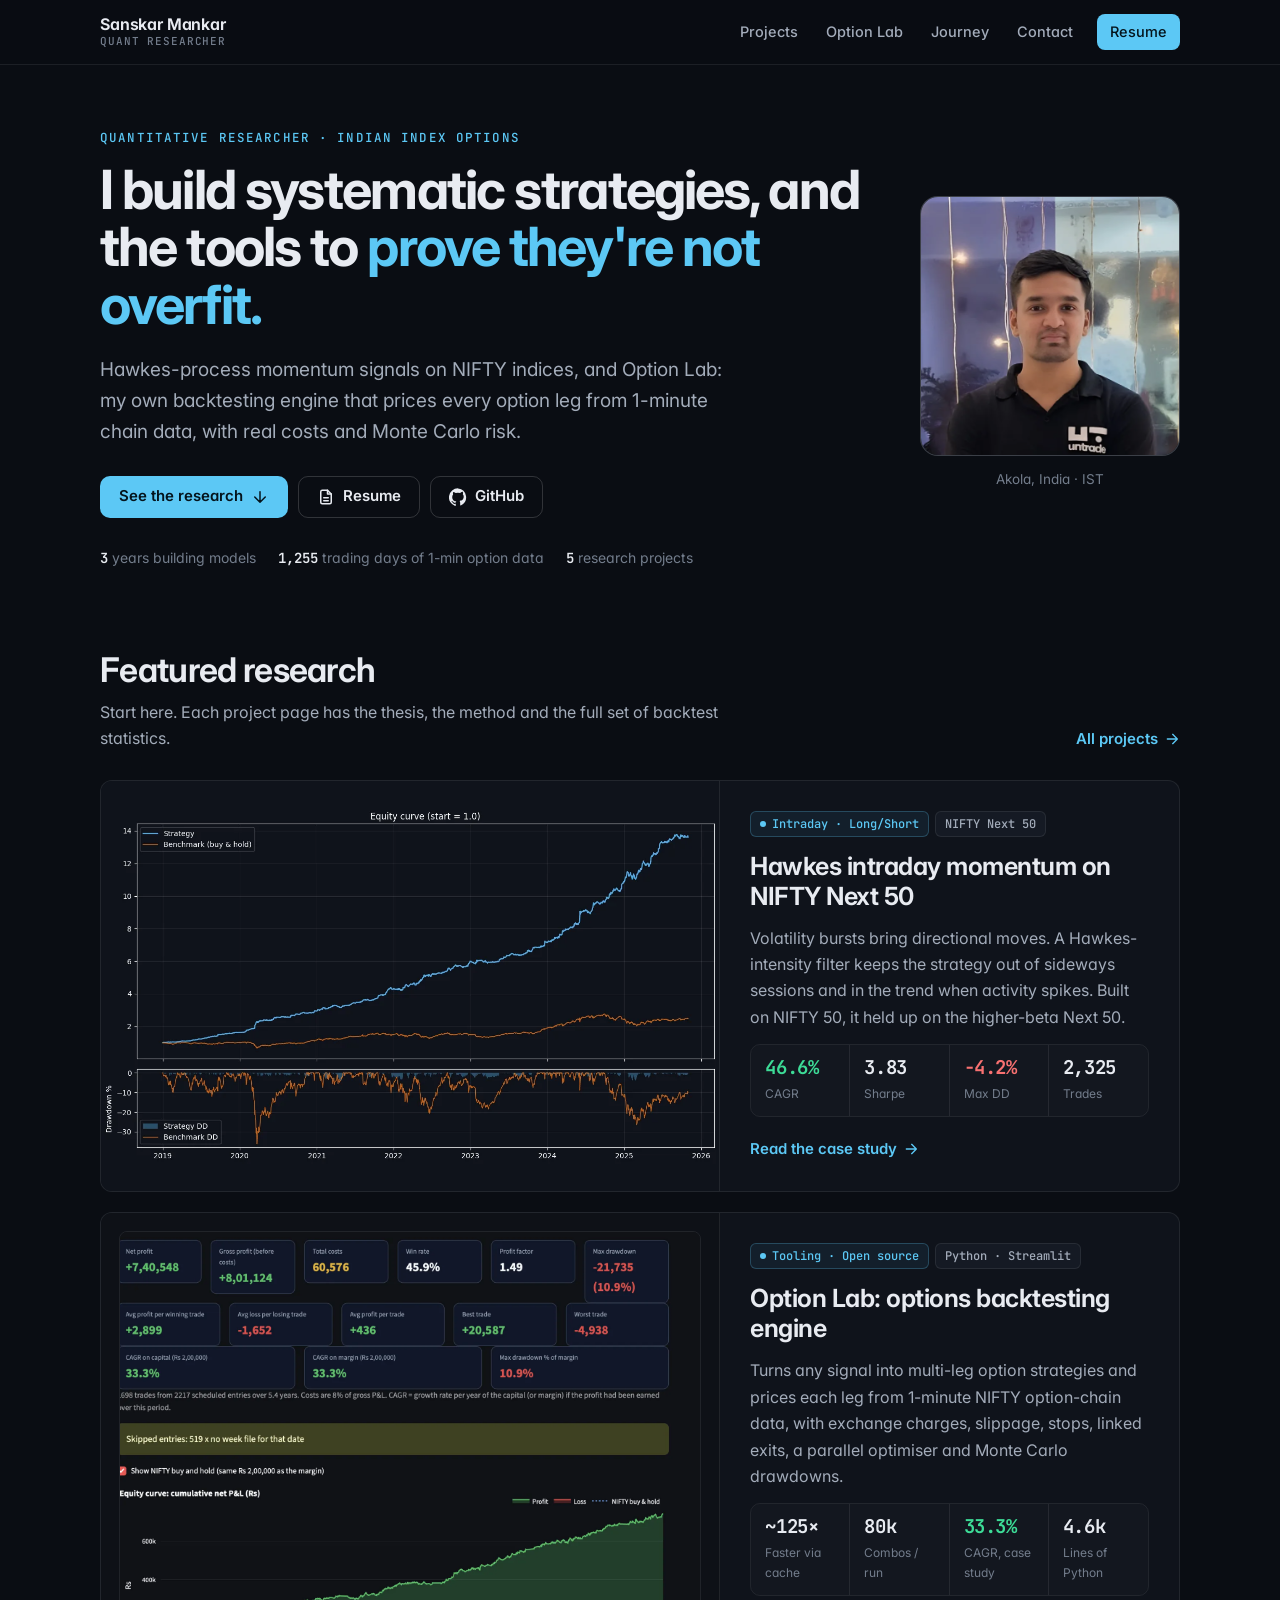
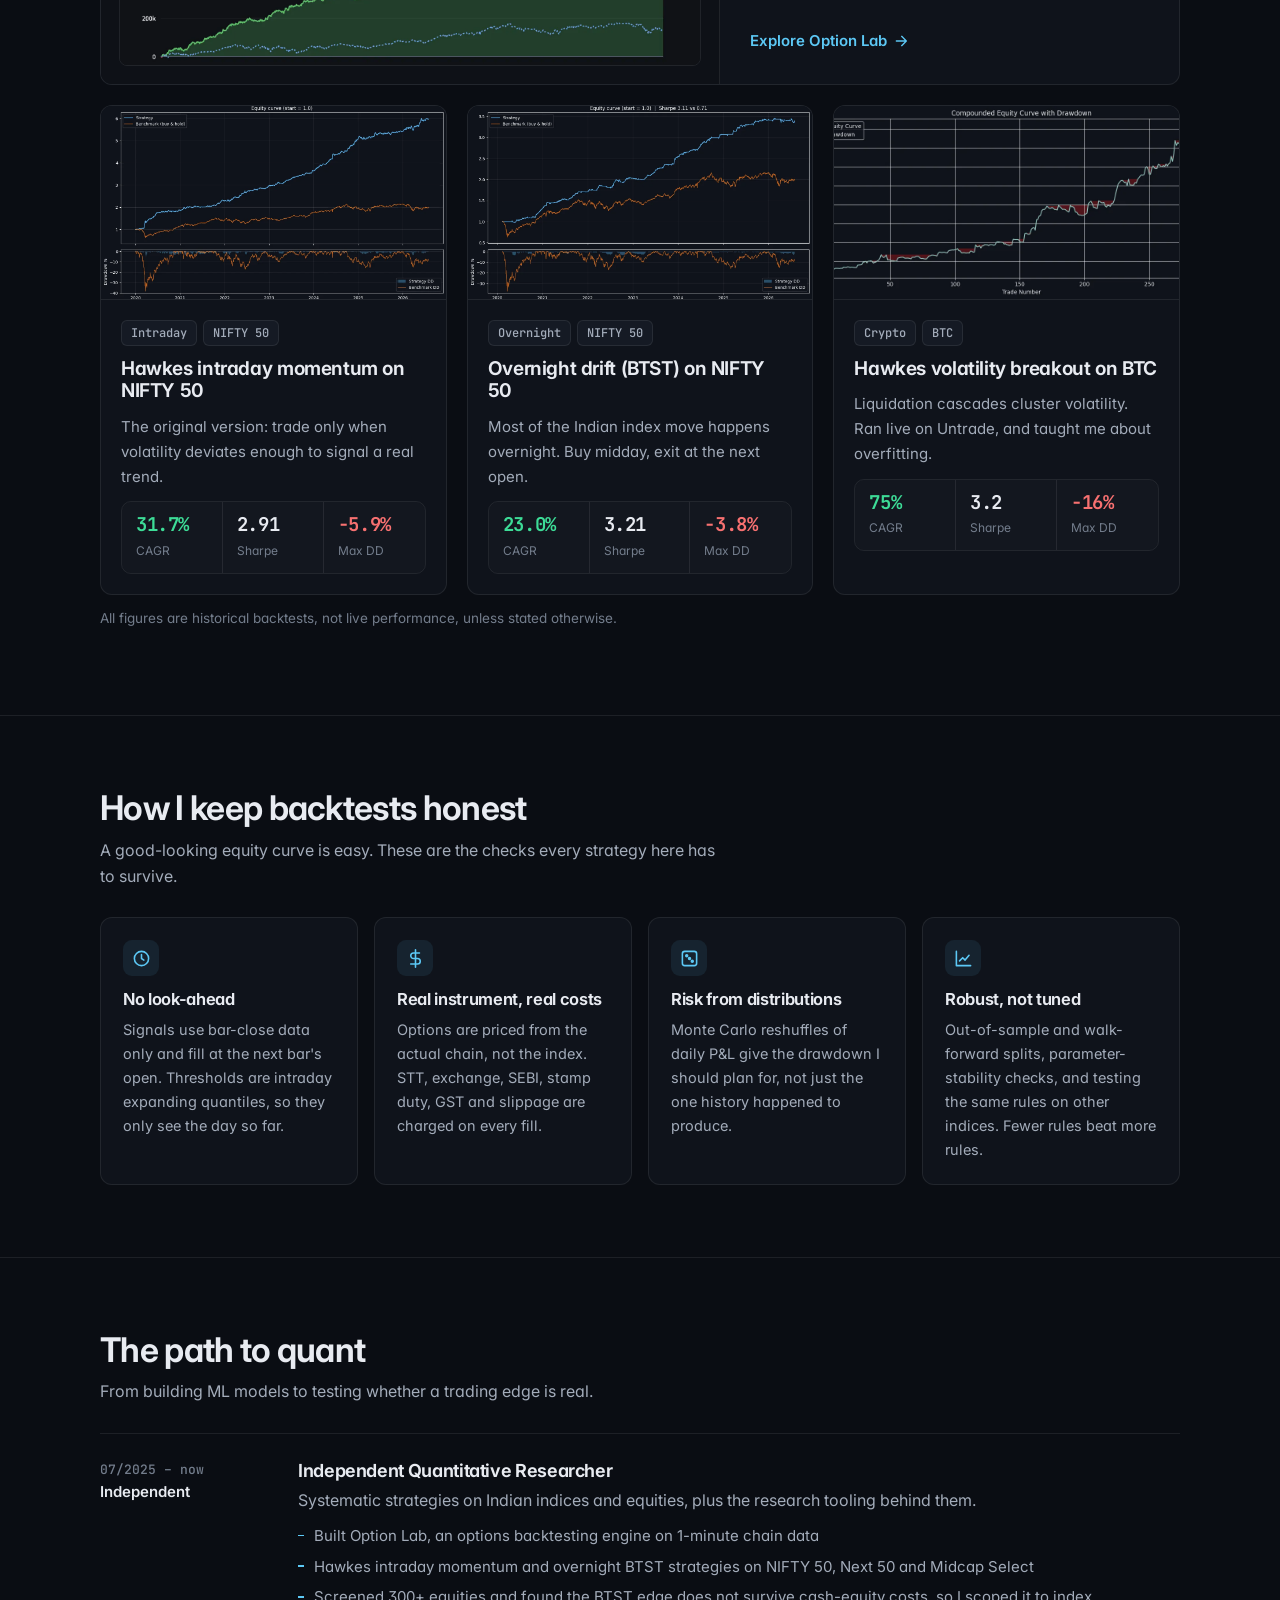
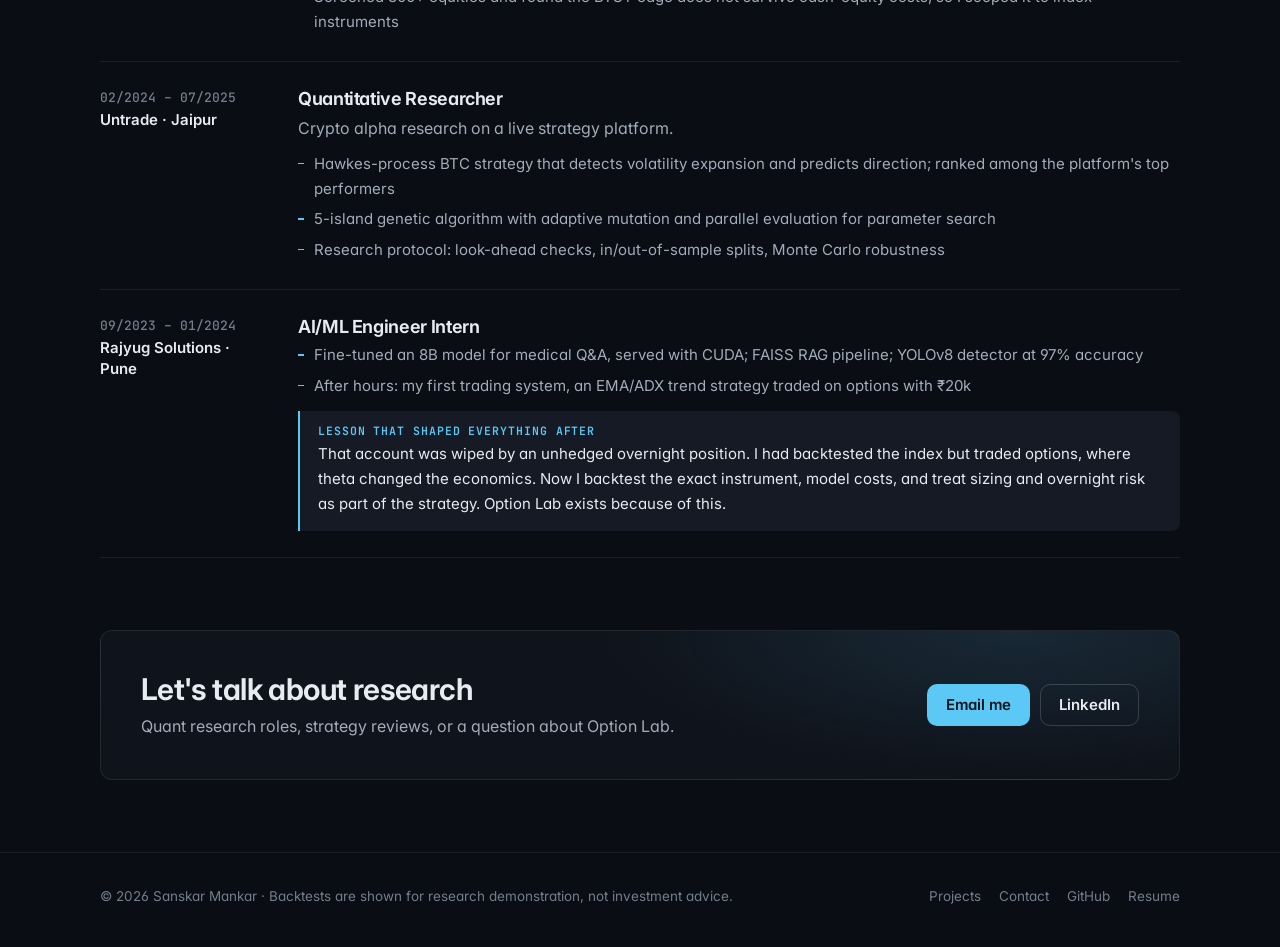
<file: index.html>
<!DOCTYPE html>
<html lang="en">
<head>
<meta charset="utf-8">
<meta name="viewport" content="width=device-width, initial-scale=1">
<title>Sanskar Mankar | Quantitative Researcher</title>
<meta name="description" content="Quantitative researcher building and stress-testing systematic strategies on Indian index options: Hawkes-process signals, an options backtesting engine and robust validation.">
<meta property="og:type" content="website">
<meta property="og:title" content="Sanskar Mankar | Quantitative Researcher">
<meta property="og:description" content="Hawkes-process index strategies, an options backtesting engine on 1-minute chain data, and validation built to catch overfitting.">
<meta property="og:url" content="https://sanskarmankar.github.io/Portfolio/">
<meta property="og:image" content="https://sanskarmankar.github.io/Portfolio/assets/img/og.png">
<meta name="twitter:card" content="summary_large_image">
<meta name="theme-color" content="#0a0d13">
<link rel="icon" href="assets/favicon.svg" type="image/svg+xml">
<link rel="preconnect" href="https://fonts.googleapis.com">
<link rel="preconnect" href="https://fonts.gstatic.com" crossorigin>
<link href="https://fonts.googleapis.com/css2?family=Inter:wght@400..700&family=JetBrains+Mono:wght@500..700&display=swap" rel="stylesheet">
<link rel="stylesheet" href="assets/css/site.css">
</head>
<body>
<a class="skip" href="#main">Skip to content</a>

<header class="site-header">
 <div class="wrap">
  <a class="brand" href="index.html"><b>Sanskar Mankar</b><span>Quant Researcher</span></a>
  <button class="menu-btn" aria-label="Open menu" aria-expanded="false" aria-controls="nav"><svg width="20" height="20" viewBox="0 0 24 24" fill="none" stroke="currentColor" stroke-width="2" stroke-linecap="round"><path d="M4 7h16M4 12h16M4 17h16"/></svg></button>
  <nav id="nav" class="nav" aria-label="Main">
   <a href="project.html">Projects</a>
   <a href="project/option-lab.html">Option Lab</a>
   <a href="#journey">Journey</a>
   <a href="contact.html">Contact</a>
   <a class="btn btn-primary btn-sm" href="Sanskar_Mankar_Quant_Resume.pdf" target="_blank" rel="noopener">Resume</a>
  </nav>
 </div>
</header>

<main id="main">

<!-- HERO -->
<div class="hero">
 <div class="wrap hero-grid">
  <div>
   <div class="eyebrow">Quantitative Researcher · Indian index options</div>
   <h1>I build systematic strategies, and the tools to <em>prove they're not overfit.</em></h1>
   <p class="lead">Hawkes-process momentum signals on NIFTY indices, and Option Lab: my own backtesting engine that prices every option leg from 1-minute chain data, with real costs and Monte Carlo risk.</p>
   <div class="btn-row">
    <a class="btn btn-primary" href="#projects">See the research
     <svg viewBox="0 0 24 24" fill="none" stroke="currentColor" stroke-width="2" stroke-linecap="round" stroke-linejoin="round"><path d="M12 5v14M5 12l7 7 7-7"/></svg></a>
    <a class="btn btn-ghost" href="Sanskar_Mankar_Quant_Resume.pdf" target="_blank" rel="noopener">
     <svg viewBox="0 0 24 24" fill="none" stroke="currentColor" stroke-width="2" stroke-linecap="round" stroke-linejoin="round"><path d="M14 3H7a2 2 0 0 0-2 2v14a2 2 0 0 0 2 2h10a2 2 0 0 0 2-2V8z"/><path d="M14 3v5h5M9 13h6M9 17h6"/></svg>Resume</a>
    <a class="btn btn-ghost" href="https://github.com/sanskarmankar" target="_blank" rel="noopener">
     <svg viewBox="0 0 24 24" fill="currentColor"><path d="M12 .5a12 12 0 0 0-3.8 23.4c.6.1.8-.3.8-.6v-2.2c-3.3.7-4-1.4-4-1.4-.6-1.4-1.4-1.8-1.4-1.8-1.1-.7.1-.7.1-.7 1.2.1 1.8 1.2 1.8 1.2 1.1 1.8 2.8 1.3 3.5 1 .1-.8.4-1.3.8-1.6-2.7-.3-5.5-1.3-5.5-5.9 0-1.3.5-2.4 1.2-3.2-.1-.3-.5-1.5.1-3.2 0 0 1-.3 3.3 1.2a11.5 11.5 0 0 1 6 0C17.3 4.7 18.3 5 18.3 5c.7 1.7.3 2.9.1 3.2.8.8 1.2 1.9 1.2 3.2 0 4.6-2.8 5.6-5.5 5.9.4.4.8 1.1.8 2.2v3.3c0 .3.2.7.8.6A12 12 0 0 0 12 .5z"/></svg>GitHub</a>
   </div>
   <div class="proof">
    <span><b>3</b> years building models</span>
    <span><b>1,255</b> trading days of 1-min option data</span>
    <span><b>5</b> research projects</span>
   </div>
  </div>
  <div class="hero-side">
   <div class="portrait"><img src="assets/img/portrait.webp" alt="Portrait of Sanskar Mankar" width="640" height="617" fetchpriority="high"></div>
   <p class="portrait-cap">Akola, India · IST</p>
  </div>
 </div>
</div>

<!-- FEATURED PROJECTS -->
<section id="projects" style="padding-top:40px">
 <div class="wrap">
  <div class="section-head">
   <div>
    <h2>Featured research</h2>
    <p>Start here. Each project page has the thesis, the method and the full set of backtest statistics.</p>
   </div>
   <a class="link-arrow" href="project.html">All projects <svg viewBox="0 0 24 24" fill="none" stroke="currentColor" stroke-width="2" stroke-linecap="round" stroke-linejoin="round"><path d="M5 12h14M13 5l7 7-7 7"/></svg></a>
  </div>

  <a class="card feature" href="project/project_4.html">
   <div class="media"><img src="assets/img/chart-niftyjr.webp" alt="Equity curve of the NIFTY Next 50 intraday strategy against buy and hold, 2019 to 2025, with drawdown panel" width="1189" height="690"></div>
   <div class="body">
    <div class="chips"><span class="chip accent"><span class="dot"></span>Intraday · Long/Short</span><span class="chip">NIFTY Next 50</span></div>
    <h3>Hawkes intraday momentum on NIFTY Next 50</h3>
    <p>Volatility bursts bring directional moves. A Hawkes-intensity filter keeps the strategy out of sideways sessions and in the trend when activity spikes. Built on NIFTY 50, it held up on the higher-beta Next 50.</p>
    <div class="metrics">
     <div class="metric"><div class="v pos">46.6%</div><div class="k">CAGR</div></div>
     <div class="metric"><div class="v">3.83</div><div class="k">Sharpe</div></div>
     <div class="metric"><div class="v neg">−4.2%</div><div class="k">Max DD</div></div>
     <div class="metric"><div class="v">2,325</div><div class="k">Trades</div></div>
    </div>
    <div class="foot"><span class="link-arrow">Read the case study <svg viewBox="0 0 24 24" fill="none" stroke="currentColor" stroke-width="2" stroke-linecap="round" stroke-linejoin="round"><path d="M5 12h14M13 5l7 7-7 7"/></svg></span></div>
   </div>
  </a>

  <a class="card feature" href="project/option-lab.html">
   <div class="media shot"><img src="assets/img/ol-results.webp" alt="Option Lab results screen: KPI cards and equity curve against NIFTY buy and hold" width="1600" height="1192" loading="lazy"></div>
   <div class="body">
    <div class="chips"><span class="chip accent"><span class="dot"></span>Tooling · Open source</span><span class="chip">Python · Streamlit</span></div>
    <h3>Option Lab: options backtesting engine</h3>
    <p>Turns any signal into multi-leg option strategies and prices each leg from 1-minute NIFTY option-chain data, with exchange charges, slippage, stops, linked exits, a parallel optimiser and Monte Carlo drawdowns.</p>
    <div class="metrics">
     <div class="metric"><div class="v">~125×</div><div class="k">Faster via cache</div></div>
     <div class="metric"><div class="v">80k</div><div class="k">Combos / run</div></div>
     <div class="metric"><div class="v pos">33.3%</div><div class="k">CAGR, case study</div></div>
     <div class="metric"><div class="v">4.6k</div><div class="k">Lines of Python</div></div>
    </div>
    <div class="foot"><span class="link-arrow">Explore Option Lab <svg viewBox="0 0 24 24" fill="none" stroke="currentColor" stroke-width="2" stroke-linecap="round" stroke-linejoin="round"><path d="M5 12h14M13 5l7 7-7 7"/></svg></span></div>
   </div>
  </a>

  <div class="grid grid-3" style="margin-top:20px">
   <a class="card pcard" href="project/project_2.html">
    <div class="thumb"><img src="assets/img/chart-nifty50.webp" alt="NIFTY 50 intraday strategy equity curve" width="1190" height="690" loading="lazy"></div>
    <div class="body">
     <div class="chips"><span class="chip">Intraday</span><span class="chip">NIFTY 50</span></div>
     <h3>Hawkes intraday momentum on NIFTY 50</h3>
     <p>The original version: trade only when volatility deviates enough to signal a real trend.</p>
     <div class="metrics three">
      <div class="metric"><div class="v pos">31.7%</div><div class="k">CAGR</div></div>
      <div class="metric"><div class="v">2.91</div><div class="k">Sharpe</div></div>
      <div class="metric"><div class="v neg">−5.9%</div><div class="k">Max DD</div></div>
     </div>
    </div>
   </a>
   <a class="card pcard" href="project/project_1.html">
    <div class="thumb"><img src="assets/img/chart-btst.webp" alt="NIFTY 50 overnight BTST strategy equity curve" width="1190" height="690" loading="lazy"></div>
    <div class="body">
     <div class="chips"><span class="chip">Overnight</span><span class="chip">NIFTY 50</span></div>
     <h3>Overnight drift (BTST) on NIFTY 50</h3>
     <p>Most of the Indian index move happens overnight. Buy midday, exit at the next open.</p>
     <div class="metrics three">
      <div class="metric"><div class="v pos">23.0%</div><div class="k">CAGR</div></div>
      <div class="metric"><div class="v">3.21</div><div class="k">Sharpe</div></div>
      <div class="metric"><div class="v neg">−3.8%</div><div class="k">Max DD</div></div>
     </div>
    </div>
   </a>
   <a class="card pcard" href="project/project_3.html">
    <div class="thumb"><img src="assets/img/chart-btc.webp" alt="BTC Hawkes volatility strategy equity curve" width="1189" height="490" loading="lazy"></div>
    <div class="body">
     <div class="chips"><span class="chip">Crypto</span><span class="chip">BTC</span></div>
     <h3>Hawkes volatility breakout on BTC</h3>
     <p>Liquidation cascades cluster volatility. Ran live on Untrade, and taught me about overfitting.</p>
     <div class="metrics three">
      <div class="metric"><div class="v pos">75%</div><div class="k">CAGR</div></div>
      <div class="metric"><div class="v">3.2</div><div class="k">Sharpe</div></div>
      <div class="metric"><div class="v neg">−16%</div><div class="k">Max DD</div></div>
     </div>
    </div>
   </a>
  </div>
  <p class="note">All figures are historical backtests, not live performance, unless stated otherwise.</p>
 </div>
</section>

<!-- HOW I VALIDATE -->
<section class="divider">
 <div class="wrap">
  <div class="section-head">
   <div>
    <h2>How I keep backtests honest</h2>
    <p>A good-looking equity curve is easy. These are the checks every strategy here has to survive.</p>
   </div>
  </div>
  <div class="pillars">
   <div class="card pillar">
    <div class="ic"><svg viewBox="0 0 24 24" fill="none" stroke="currentColor" stroke-width="2" stroke-linecap="round" stroke-linejoin="round"><circle cx="12" cy="12" r="9"/><path d="M12 7v5l3 2"/></svg></div>
    <h3>No look-ahead</h3>
    <p>Signals use bar-close data only and fill at the next bar's open. Thresholds are intraday expanding quantiles, so they only see the day so far.</p>
   </div>
   <div class="card pillar">
    <div class="ic"><svg viewBox="0 0 24 24" fill="none" stroke="currentColor" stroke-width="2" stroke-linecap="round" stroke-linejoin="round"><path d="M12 1v22M17 5H9.5a3.5 3.5 0 0 0 0 7h5a3.5 3.5 0 0 1 0 7H6"/></svg></div>
    <h3>Real instrument, real costs</h3>
    <p>Options are priced from the actual chain, not the index. STT, exchange, SEBI, stamp duty, GST and slippage are charged on every fill.</p>
   </div>
   <div class="card pillar">
    <div class="ic"><svg viewBox="0 0 24 24" fill="none" stroke="currentColor" stroke-width="2" stroke-linecap="round" stroke-linejoin="round"><rect x="3" y="3" width="18" height="18" rx="3"/><circle cx="8.5" cy="8.5" r="1.2" fill="currentColor"/><circle cx="15.5" cy="15.5" r="1.2" fill="currentColor"/><circle cx="12" cy="12" r="1.2" fill="currentColor"/></svg></div>
    <h3>Risk from distributions</h3>
    <p>Monte Carlo reshuffles of daily P&amp;L give the drawdown I should plan for, not just the one history happened to produce.</p>
   </div>
   <div class="card pillar">
    <div class="ic"><svg viewBox="0 0 24 24" fill="none" stroke="currentColor" stroke-width="2" stroke-linecap="round" stroke-linejoin="round"><path d="M3 3v18h18"/><path d="M7 15l4-4 3 3 5-6"/></svg></div>
    <h3>Robust, not tuned</h3>
    <p>Out-of-sample and walk-forward splits, parameter-stability checks, and testing the same rules on other indices. Fewer rules beat more rules.</p>
   </div>
  </div>
 </div>
</section>

<!-- JOURNEY -->
<section id="journey" class="divider">
 <div class="wrap">
  <div class="section-head">
   <div>
    <h2>The path to quant</h2>
    <p>From building ML models to testing whether a trading edge is real.</p>
   </div>
  </div>
  <div class="timeline">
   <div class="tl-item">
    <div class="tl-when">07/2025 – now<b>Independent</b></div>
    <div>
     <h3>Independent Quantitative Researcher</h3>
     <p>Systematic strategies on Indian indices and equities, plus the research tooling behind them.</p>
     <ul>
      <li>Built Option Lab, an options backtesting engine on 1-minute chain data</li>
      <li>Hawkes intraday momentum and overnight BTST strategies on NIFTY 50, Next 50 and Midcap Select</li>
      <li>Screened 300+ equities and found the BTST edge does not survive cash-equity costs, so I scoped it to index instruments</li>
     </ul>
    </div>
   </div>
   <div class="tl-item">
    <div class="tl-when">02/2024 – 07/2025<b>Untrade · Jaipur</b></div>
    <div>
     <h3>Quantitative Researcher</h3>
     <p>Crypto alpha research on a live strategy platform.</p>
     <ul>
      <li>Hawkes-process BTC strategy that detects volatility expansion and predicts direction; ranked among the platform's top performers</li>
      <li>5-island genetic algorithm with adaptive mutation and parallel evaluation for parameter search</li>
      <li>Research protocol: look-ahead checks, in/out-of-sample splits, Monte Carlo robustness</li>
     </ul>
    </div>
   </div>
   <div class="tl-item">
    <div class="tl-when">09/2023 – 01/2024<b>Rajyug Solutions · Pune</b></div>
    <div>
     <h3>AI/ML Engineer Intern</h3>
     <ul>
      <li>Fine-tuned an 8B model for medical Q&amp;A, served with CUDA; FAISS RAG pipeline; YOLOv8 detector at 97% accuracy</li>
      <li>After hours: my first trading system, an EMA/ADX trend strategy traded on options with ₹20k</li>
     </ul>
     <div class="callout"><b>Lesson that shaped everything after</b>That account was wiped by an unhedged overnight position. I had backtested the index but traded options, where theta changed the economics. Now I backtest the exact instrument, model costs, and treat sizing and overnight risk as part of the strategy. Option Lab exists because of this.</div>
    </div>
   </div>
  </div>
 </div>
</section>

<!-- CTA -->
<section style="padding-top:0">
 <div class="wrap">
  <div class="card cta">
   <div>
    <h2>Let's talk about research</h2>
    <p>Quant research roles, strategy reviews, or a question about Option Lab.</p>
   </div>
   <div class="btn-row">
    <a class="btn btn-primary" href="mailto:sanskarmankar1@gmail.com">Email me</a>
    <a class="btn btn-ghost" href="https://www.linkedin.com/in/sanskar-mankar-b69109215/" target="_blank" rel="noopener">LinkedIn</a>
   </div>
  </div>
 </div>
</section>

</main>

<footer class="site-footer">
 <div class="wrap">
  <span>© 2026 Sanskar Mankar · Backtests are shown for research demonstration, not investment advice.</span>
  <nav aria-label="Footer"><a href="project.html">Projects</a><a href="contact.html">Contact</a><a href="https://github.com/sanskarmankar" target="_blank" rel="noopener">GitHub</a><a href="Sanskar_Mankar_Quant_Resume.pdf" target="_blank" rel="noopener">Resume</a></nav>
 </div>
</footer>
<script src="assets/js/site.js" defer></script>
</body>
</html>
</file>
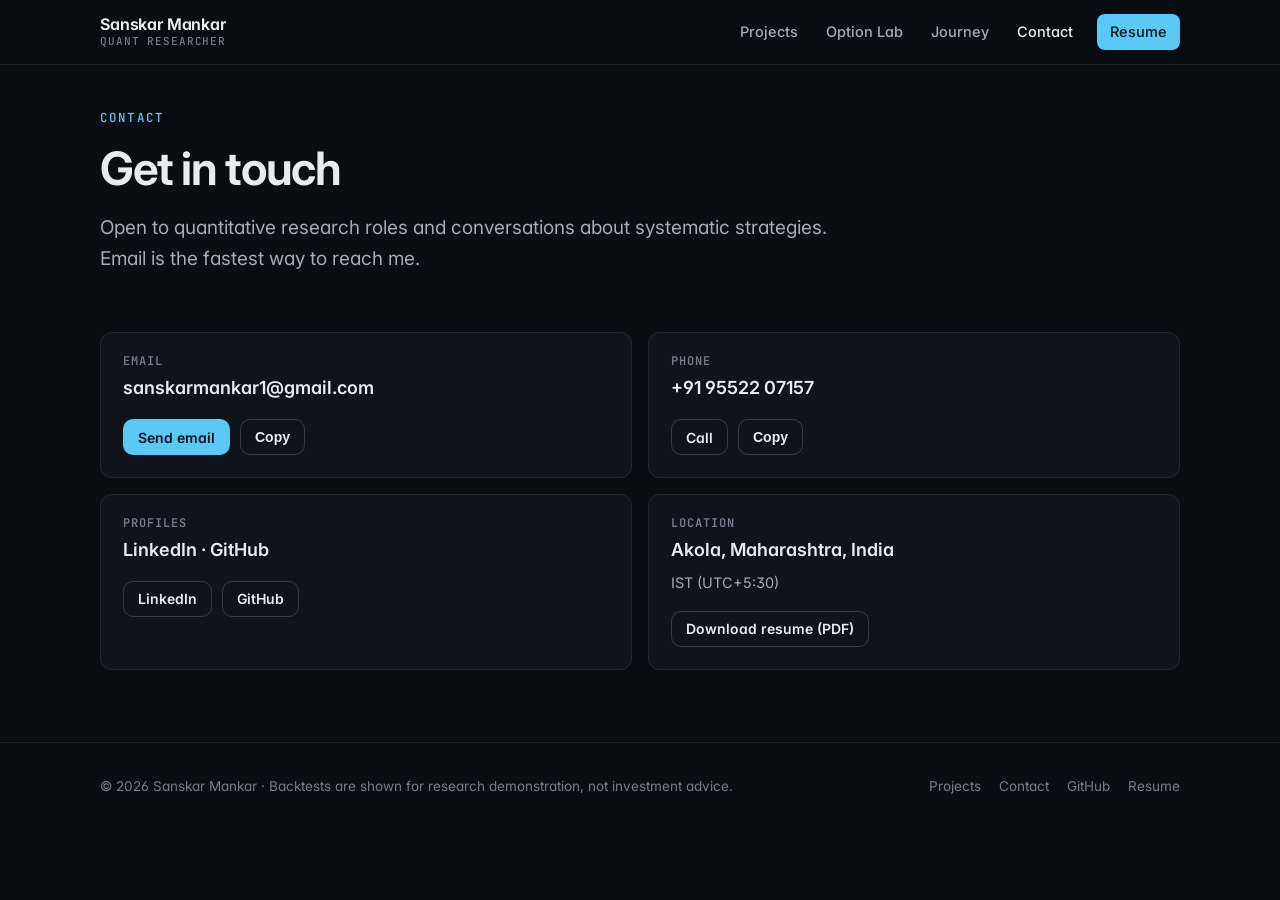
<file: contact.html>
<!DOCTYPE html>
<html lang="en">
<head>
<meta charset="utf-8">
<meta name="viewport" content="width=device-width, initial-scale=1">
<title>Contact | Sanskar Mankar</title>
<meta name="description" content="Contact Sanskar Mankar, quantitative researcher: email, phone, LinkedIn, GitHub and resume.">
<meta property="og:type" content="website">
<meta property="og:title" content="Contact | Sanskar Mankar">
<meta property="og:description" content="Email, phone, LinkedIn, GitHub and resume.">
<meta property="og:url" content="https://sanskarmankar.github.io/Portfolio/contact.html">
<meta property="og:image" content="https://sanskarmankar.github.io/Portfolio/assets/img/og.png">
<meta name="theme-color" content="#0a0d13">
<link rel="icon" href="assets/favicon.svg" type="image/svg+xml">
<link rel="preconnect" href="https://fonts.googleapis.com">
<link rel="preconnect" href="https://fonts.gstatic.com" crossorigin>
<link href="https://fonts.googleapis.com/css2?family=Inter:wght@400..700&family=JetBrains+Mono:wght@500..700&display=swap" rel="stylesheet">
<link rel="stylesheet" href="assets/css/site.css">
</head>
<body>
<a class="skip" href="#main">Skip to content</a>
<header class="site-header">
 <div class="wrap">
  <a class="brand" href="index.html"><b>Sanskar Mankar</b><span>Quant Researcher</span></a>
  <button class="menu-btn" aria-label="Open menu" aria-expanded="false" aria-controls="nav"><svg width="20" height="20" viewBox="0 0 24 24" fill="none" stroke="currentColor" stroke-width="2" stroke-linecap="round"><path d="M4 7h16M4 12h16M4 17h16"/></svg></button>
  <nav id="nav" class="nav" aria-label="Main">
   <a href="project.html">Projects</a>
   <a href="project/option-lab.html">Option Lab</a>
   <a href="index.html#journey">Journey</a>
   <a href="contact.html" aria-current="page">Contact</a>
   <a class="btn btn-primary btn-sm" href="Sanskar_Mankar_Quant_Resume.pdf" target="_blank" rel="noopener">Resume</a>
  </nav>
 </div>
</header>

<main id="main">
<div class="p-hero">
 <div class="wrap">
  <div class="eyebrow">Contact</div>
  <h1>Get in touch</h1>
  <p class="lead">Open to quantitative research roles and conversations about systematic strategies. Email is the fastest way to reach me.</p>
 </div>
</div>

<section style="padding-top:8px">
 <div class="wrap">
  <div class="contact-grid">
   <div class="card contact-item">
    <span class="k">Email</span>
    <span class="v">sanskarmankar1@gmail.com</span>
    <div class="btn-row"><a class="btn btn-primary btn-sm" href="mailto:sanskarmankar1@gmail.com">Send email</a><button class="btn btn-ghost btn-sm" type="button" data-copy="sanskarmankar1@gmail.com">Copy</button></div>
   </div>
   <div class="card contact-item">
    <span class="k">Phone</span>
    <span class="v">+91 95522 07157</span>
    <div class="btn-row"><a class="btn btn-ghost btn-sm" href="tel:+919552207157">Call</a><button class="btn btn-ghost btn-sm" type="button" data-copy="+91 9552207157">Copy</button></div>
   </div>
   <div class="card contact-item">
    <span class="k">Profiles</span>
    <span class="v">LinkedIn · GitHub</span>
    <div class="btn-row"><a class="btn btn-ghost btn-sm" href="https://www.linkedin.com/in/sanskar-mankar-b69109215/" target="_blank" rel="noopener">LinkedIn</a><a class="btn btn-ghost btn-sm" href="https://github.com/sanskarmankar" target="_blank" rel="noopener">GitHub</a></div>
   </div>
   <div class="card contact-item">
    <span class="k">Location</span>
    <span class="v">Akola, Maharashtra, India</span>
    <span class="muted" style="font-size:14.5px">IST (UTC+5:30)</span>
    <div class="btn-row"><a class="btn btn-ghost btn-sm" href="Sanskar_Mankar_Quant_Resume.pdf" target="_blank" rel="noopener">Download resume (PDF)</a></div>
   </div>
  </div>
 </div>
</section>
</main>

<footer class="site-footer">
 <div class="wrap">
  <span>© 2026 Sanskar Mankar · Backtests are shown for research demonstration, not investment advice.</span>
  <nav aria-label="Footer"><a href="project.html">Projects</a><a href="contact.html">Contact</a><a href="https://github.com/sanskarmankar" target="_blank" rel="noopener">GitHub</a><a href="Sanskar_Mankar_Quant_Resume.pdf" target="_blank" rel="noopener">Resume</a></nav>
 </div>
</footer>
<script src="assets/js/site.js" defer></script>
</body>
</html>
</file>
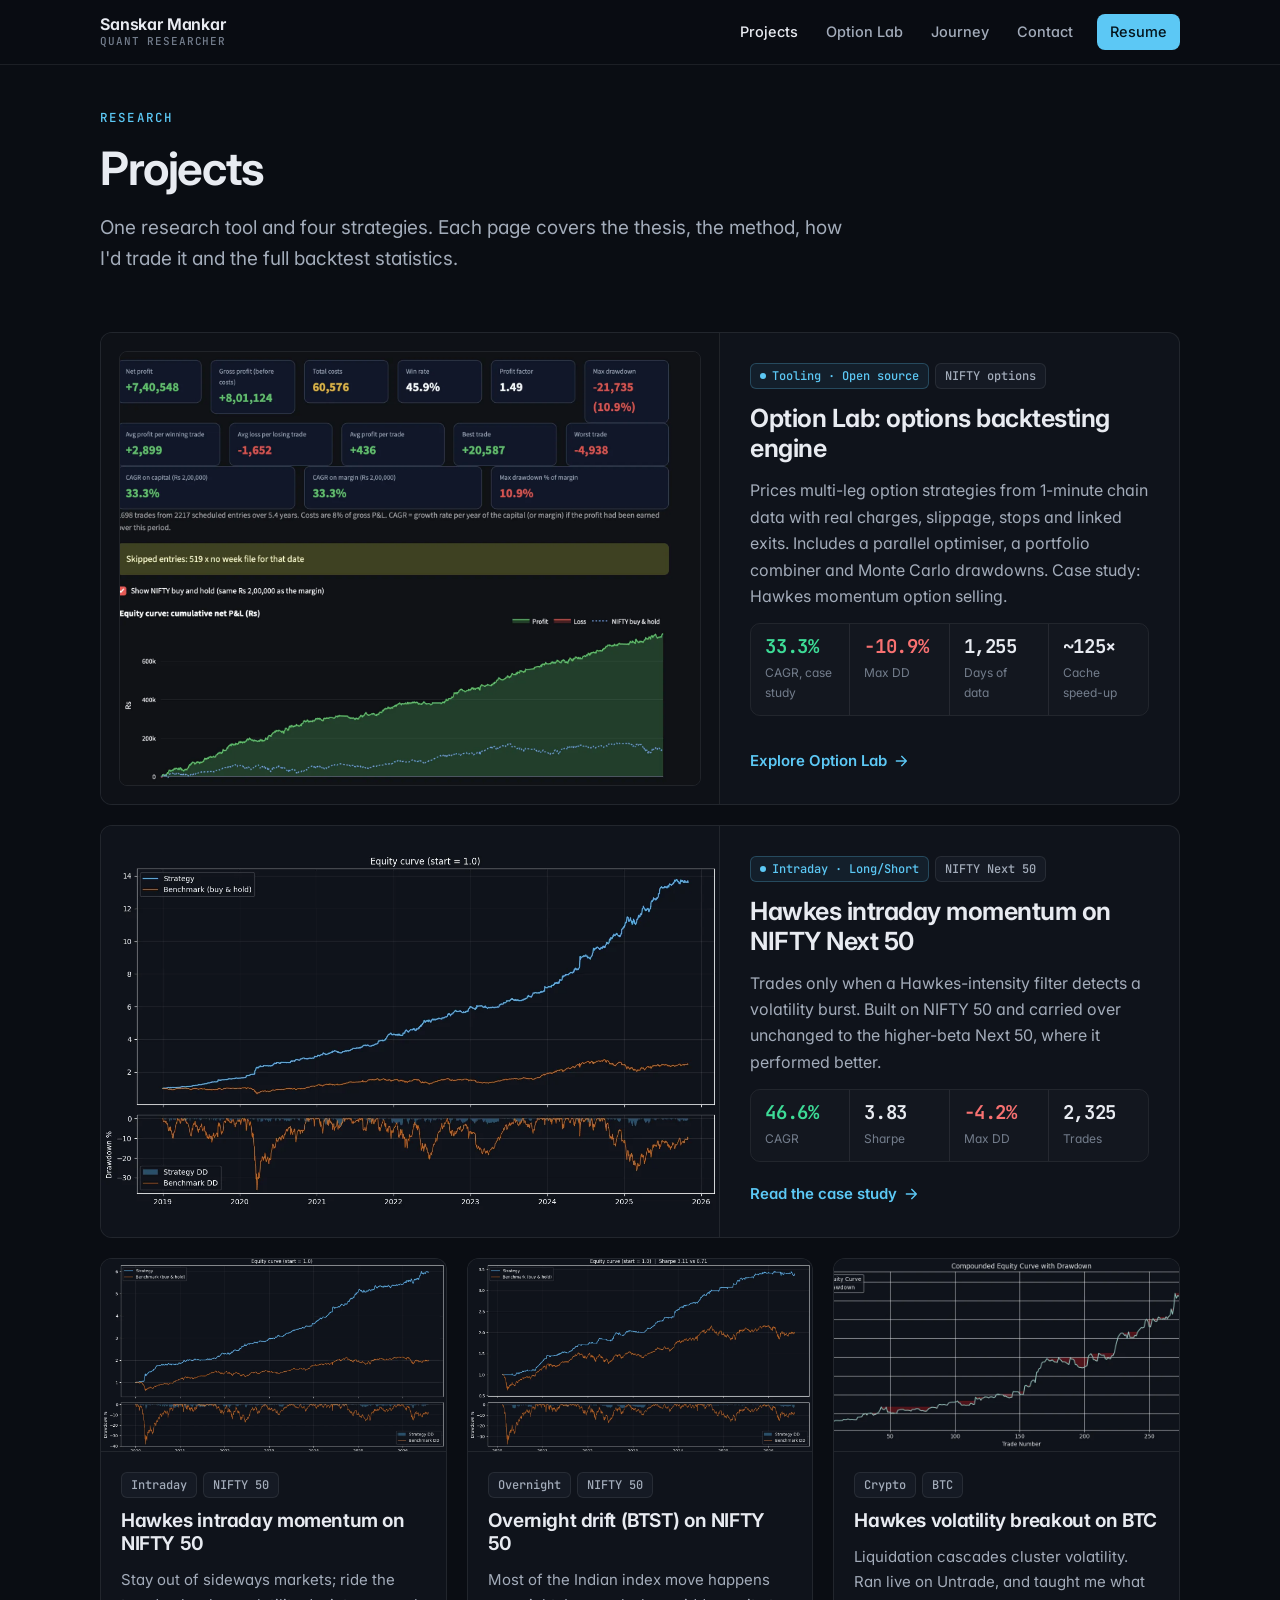
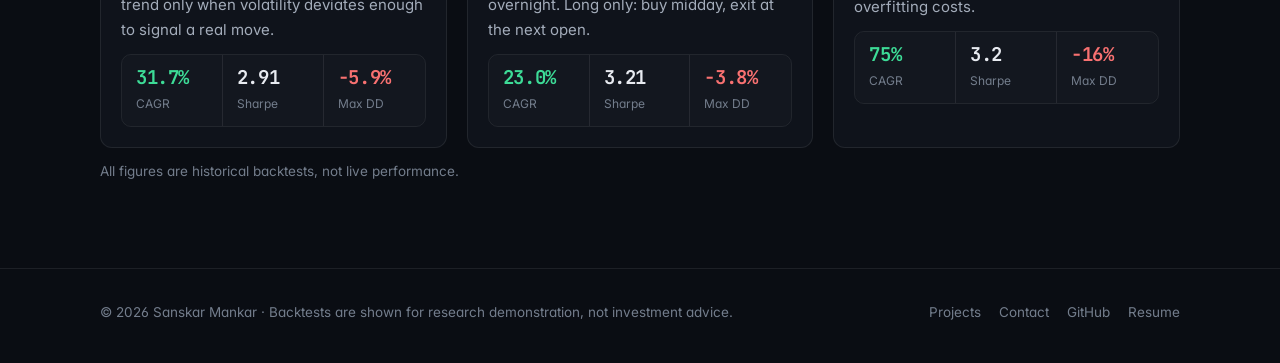
<file: project.html>
<!DOCTYPE html>
<html lang="en">
<head>
<meta charset="utf-8">
<meta name="viewport" content="width=device-width, initial-scale=1">
<title>Projects | Sanskar Mankar</title>
<meta name="description" content="Quantitative research projects by Sanskar Mankar: Option Lab backtesting engine, Hawkes intraday momentum on NIFTY indices, overnight BTST drift and a BTC volatility strategy.">
<meta property="og:type" content="website">
<meta property="og:title" content="Projects | Sanskar Mankar">
<meta property="og:description" content="Option Lab, Hawkes intraday momentum on NIFTY indices, overnight BTST drift and a BTC volatility strategy.">
<meta property="og:url" content="https://sanskarmankar.github.io/Portfolio/project.html">
<meta property="og:image" content="https://sanskarmankar.github.io/Portfolio/assets/img/og.png">
<meta name="twitter:card" content="summary_large_image">
<meta name="theme-color" content="#0a0d13">
<link rel="icon" href="assets/favicon.svg" type="image/svg+xml">
<link rel="preconnect" href="https://fonts.googleapis.com">
<link rel="preconnect" href="https://fonts.gstatic.com" crossorigin>
<link href="https://fonts.googleapis.com/css2?family=Inter:wght@400..700&family=JetBrains+Mono:wght@500..700&display=swap" rel="stylesheet">
<link rel="stylesheet" href="assets/css/site.css">
</head>
<body>
<a class="skip" href="#main">Skip to content</a>
<header class="site-header">
 <div class="wrap">
  <a class="brand" href="index.html"><b>Sanskar Mankar</b><span>Quant Researcher</span></a>
  <button class="menu-btn" aria-label="Open menu" aria-expanded="false" aria-controls="nav"><svg width="20" height="20" viewBox="0 0 24 24" fill="none" stroke="currentColor" stroke-width="2" stroke-linecap="round"><path d="M4 7h16M4 12h16M4 17h16"/></svg></button>
  <nav id="nav" class="nav" aria-label="Main">
   <a href="project.html" aria-current="page">Projects</a>
   <a href="project/option-lab.html">Option Lab</a>
   <a href="index.html#journey">Journey</a>
   <a href="contact.html">Contact</a>
   <a class="btn btn-primary btn-sm" href="Sanskar_Mankar_Quant_Resume.pdf" target="_blank" rel="noopener">Resume</a>
  </nav>
 </div>
</header>

<main id="main">
<div class="p-hero">
 <div class="wrap">
  <div class="eyebrow">Research</div>
  <h1>Projects</h1>
  <p class="lead">One research tool and four strategies. Each page covers the thesis, the method, how I'd trade it and the full backtest statistics.</p>
 </div>
</div>

<section style="padding-top:8px">
 <div class="wrap">
  <a class="card feature" href="project/option-lab.html">
   <div class="media shot"><img src="assets/img/ol-results.webp" alt="Option Lab results screen with KPI cards and equity curve" width="1600" height="1192" fetchpriority="high"></div>
   <div class="body">
    <div class="chips"><span class="chip accent"><span class="dot"></span>Tooling · Open source</span><span class="chip">NIFTY options</span></div>
    <h3>Option Lab: options backtesting engine</h3>
    <p>Prices multi-leg option strategies from 1-minute chain data with real charges, slippage, stops and linked exits. Includes a parallel optimiser, a portfolio combiner and Monte Carlo drawdowns. Case study: Hawkes momentum option selling.</p>
    <div class="metrics">
     <div class="metric"><div class="v pos">33.3%</div><div class="k">CAGR, case study</div></div>
     <div class="metric"><div class="v neg">−10.9%</div><div class="k">Max DD</div></div>
     <div class="metric"><div class="v">1,255</div><div class="k">Days of data</div></div>
     <div class="metric"><div class="v">~125×</div><div class="k">Cache speed-up</div></div>
    </div>
    <div class="foot"><span class="link-arrow">Explore Option Lab <svg viewBox="0 0 24 24" fill="none" stroke="currentColor" stroke-width="2" stroke-linecap="round" stroke-linejoin="round"><path d="M5 12h14M13 5l7 7-7 7"/></svg></span></div>
   </div>
  </a>

  <a class="card feature" href="project/project_4.html">
   <div class="media"><img src="assets/img/chart-niftyjr.webp" alt="NIFTY Next 50 intraday strategy equity curve against buy and hold" width="1189" height="690" loading="lazy"></div>
   <div class="body">
    <div class="chips"><span class="chip accent"><span class="dot"></span>Intraday · Long/Short</span><span class="chip">NIFTY Next 50</span></div>
    <h3>Hawkes intraday momentum on NIFTY Next 50</h3>
    <p>Trades only when a Hawkes-intensity filter detects a volatility burst. Built on NIFTY 50 and carried over unchanged to the higher-beta Next 50, where it performed better.</p>
    <div class="metrics">
     <div class="metric"><div class="v pos">46.6%</div><div class="k">CAGR</div></div>
     <div class="metric"><div class="v">3.83</div><div class="k">Sharpe</div></div>
     <div class="metric"><div class="v neg">−4.2%</div><div class="k">Max DD</div></div>
     <div class="metric"><div class="v">2,325</div><div class="k">Trades</div></div>
    </div>
    <div class="foot"><span class="link-arrow">Read the case study <svg viewBox="0 0 24 24" fill="none" stroke="currentColor" stroke-width="2" stroke-linecap="round" stroke-linejoin="round"><path d="M5 12h14M13 5l7 7-7 7"/></svg></span></div>
   </div>
  </a>

  <div class="grid grid-3" style="margin-top:20px">
   <a class="card pcard" href="project/project_2.html">
    <div class="thumb"><img src="assets/img/chart-nifty50.webp" alt="NIFTY 50 intraday strategy equity curve" width="1190" height="690" loading="lazy"></div>
    <div class="body">
     <div class="chips"><span class="chip">Intraday</span><span class="chip">NIFTY 50</span></div>
     <h3>Hawkes intraday momentum on NIFTY 50</h3>
     <p>Stay out of sideways markets; ride the trend only when volatility deviates enough to signal a real move.</p>
     <div class="metrics three">
      <div class="metric"><div class="v pos">31.7%</div><div class="k">CAGR</div></div>
      <div class="metric"><div class="v">2.91</div><div class="k">Sharpe</div></div>
      <div class="metric"><div class="v neg">−5.9%</div><div class="k">Max DD</div></div>
     </div>
    </div>
   </a>
   <a class="card pcard" href="project/project_1.html">
    <div class="thumb"><img src="assets/img/chart-btst.webp" alt="NIFTY 50 BTST strategy equity curve" width="1190" height="690" loading="lazy"></div>
    <div class="body">
     <div class="chips"><span class="chip">Overnight</span><span class="chip">NIFTY 50</span></div>
     <h3>Overnight drift (BTST) on NIFTY 50</h3>
     <p>Most of the Indian index move happens overnight. Long only: buy midday, exit at the next open.</p>
     <div class="metrics three">
      <div class="metric"><div class="v pos">23.0%</div><div class="k">CAGR</div></div>
      <div class="metric"><div class="v">3.21</div><div class="k">Sharpe</div></div>
      <div class="metric"><div class="v neg">−3.8%</div><div class="k">Max DD</div></div>
     </div>
    </div>
   </a>
   <a class="card pcard" href="project/project_3.html">
    <div class="thumb"><img src="assets/img/chart-btc.webp" alt="BTC Hawkes strategy equity curve" width="1189" height="490" loading="lazy"></div>
    <div class="body">
     <div class="chips"><span class="chip">Crypto</span><span class="chip">BTC</span></div>
     <h3>Hawkes volatility breakout on BTC</h3>
     <p>Liquidation cascades cluster volatility. Ran live on Untrade, and taught me what overfitting costs.</p>
     <div class="metrics three">
      <div class="metric"><div class="v pos">75%</div><div class="k">CAGR</div></div>
      <div class="metric"><div class="v">3.2</div><div class="k">Sharpe</div></div>
      <div class="metric"><div class="v neg">−16%</div><div class="k">Max DD</div></div>
     </div>
    </div>
   </a>
  </div>
  <p class="note">All figures are historical backtests, not live performance.</p>
 </div>
</section>
</main>

<footer class="site-footer">
 <div class="wrap">
  <span>© 2026 Sanskar Mankar · Backtests are shown for research demonstration, not investment advice.</span>
  <nav aria-label="Footer"><a href="project.html">Projects</a><a href="contact.html">Contact</a><a href="https://github.com/sanskarmankar" target="_blank" rel="noopener">GitHub</a><a href="Sanskar_Mankar_Quant_Resume.pdf" target="_blank" rel="noopener">Resume</a></nav>
 </div>
</footer>
<script src="assets/js/site.js" defer></script>
</body>
</html>
</file>
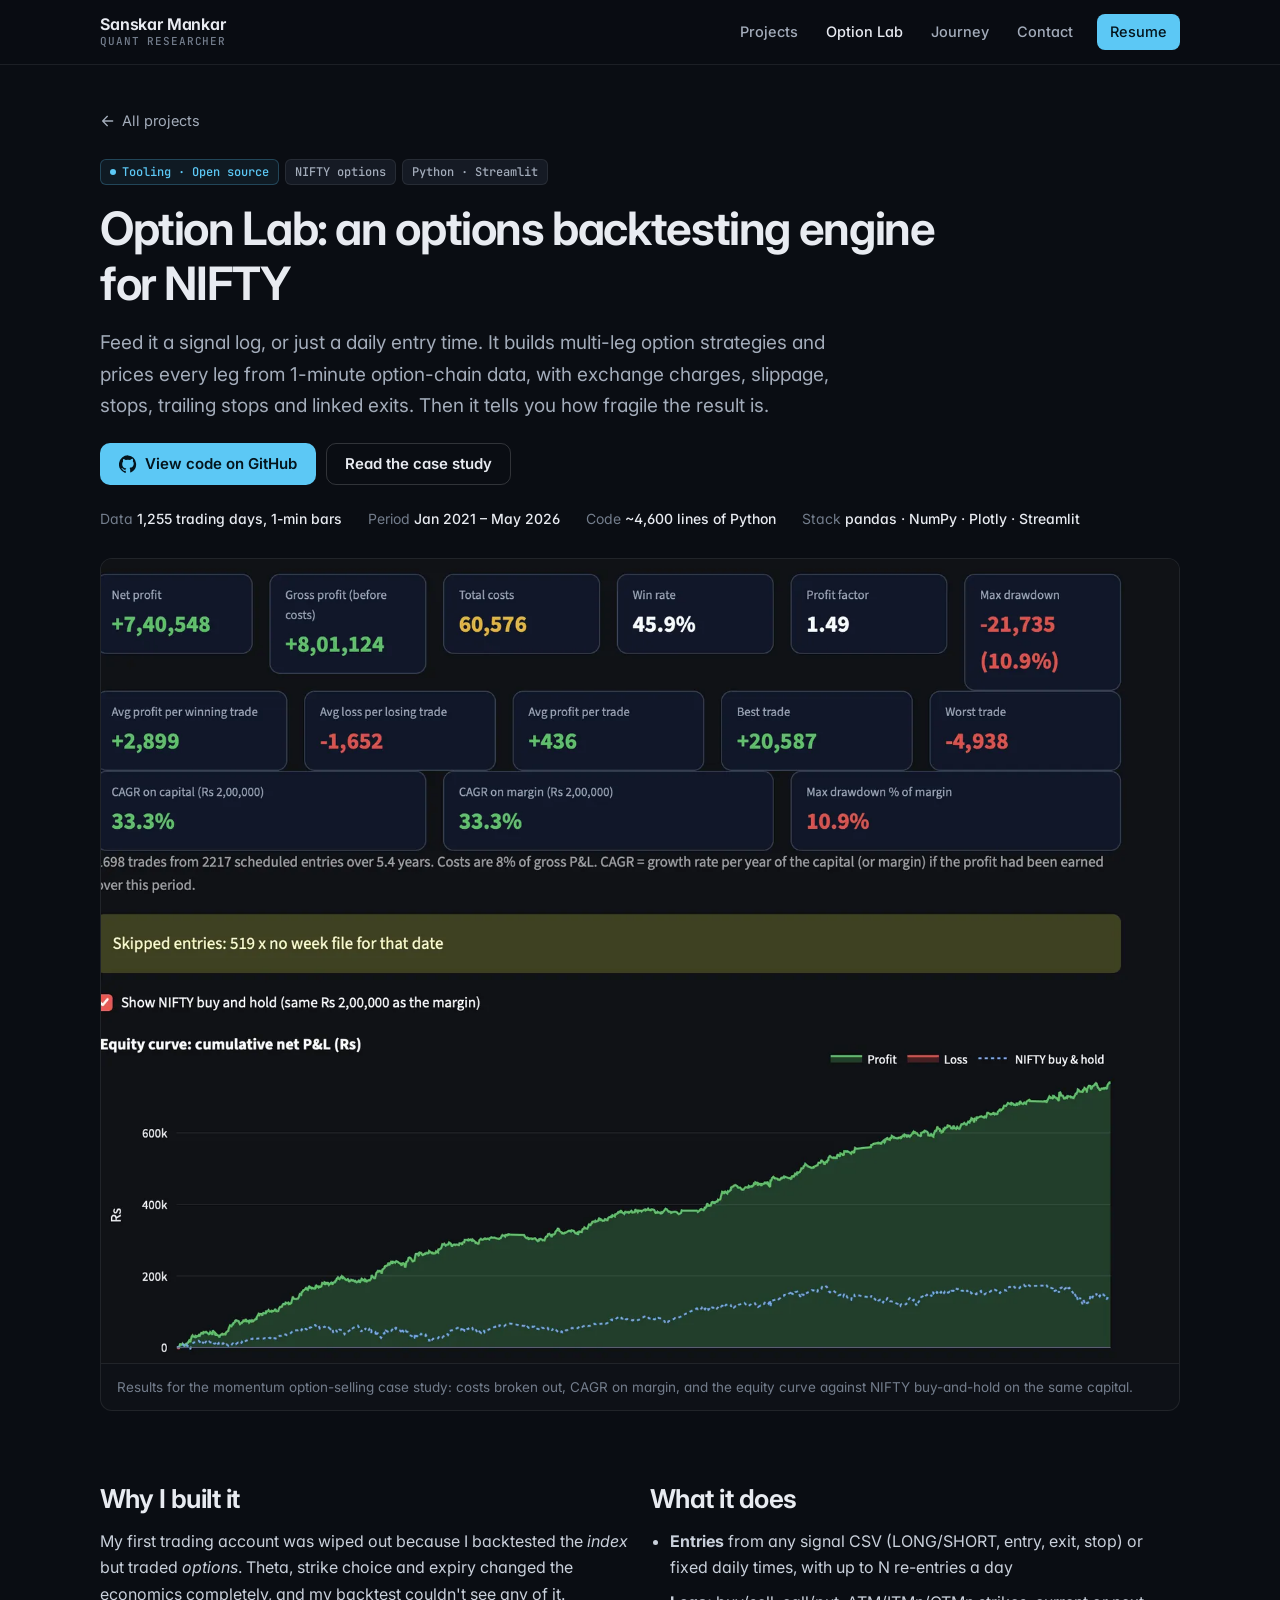
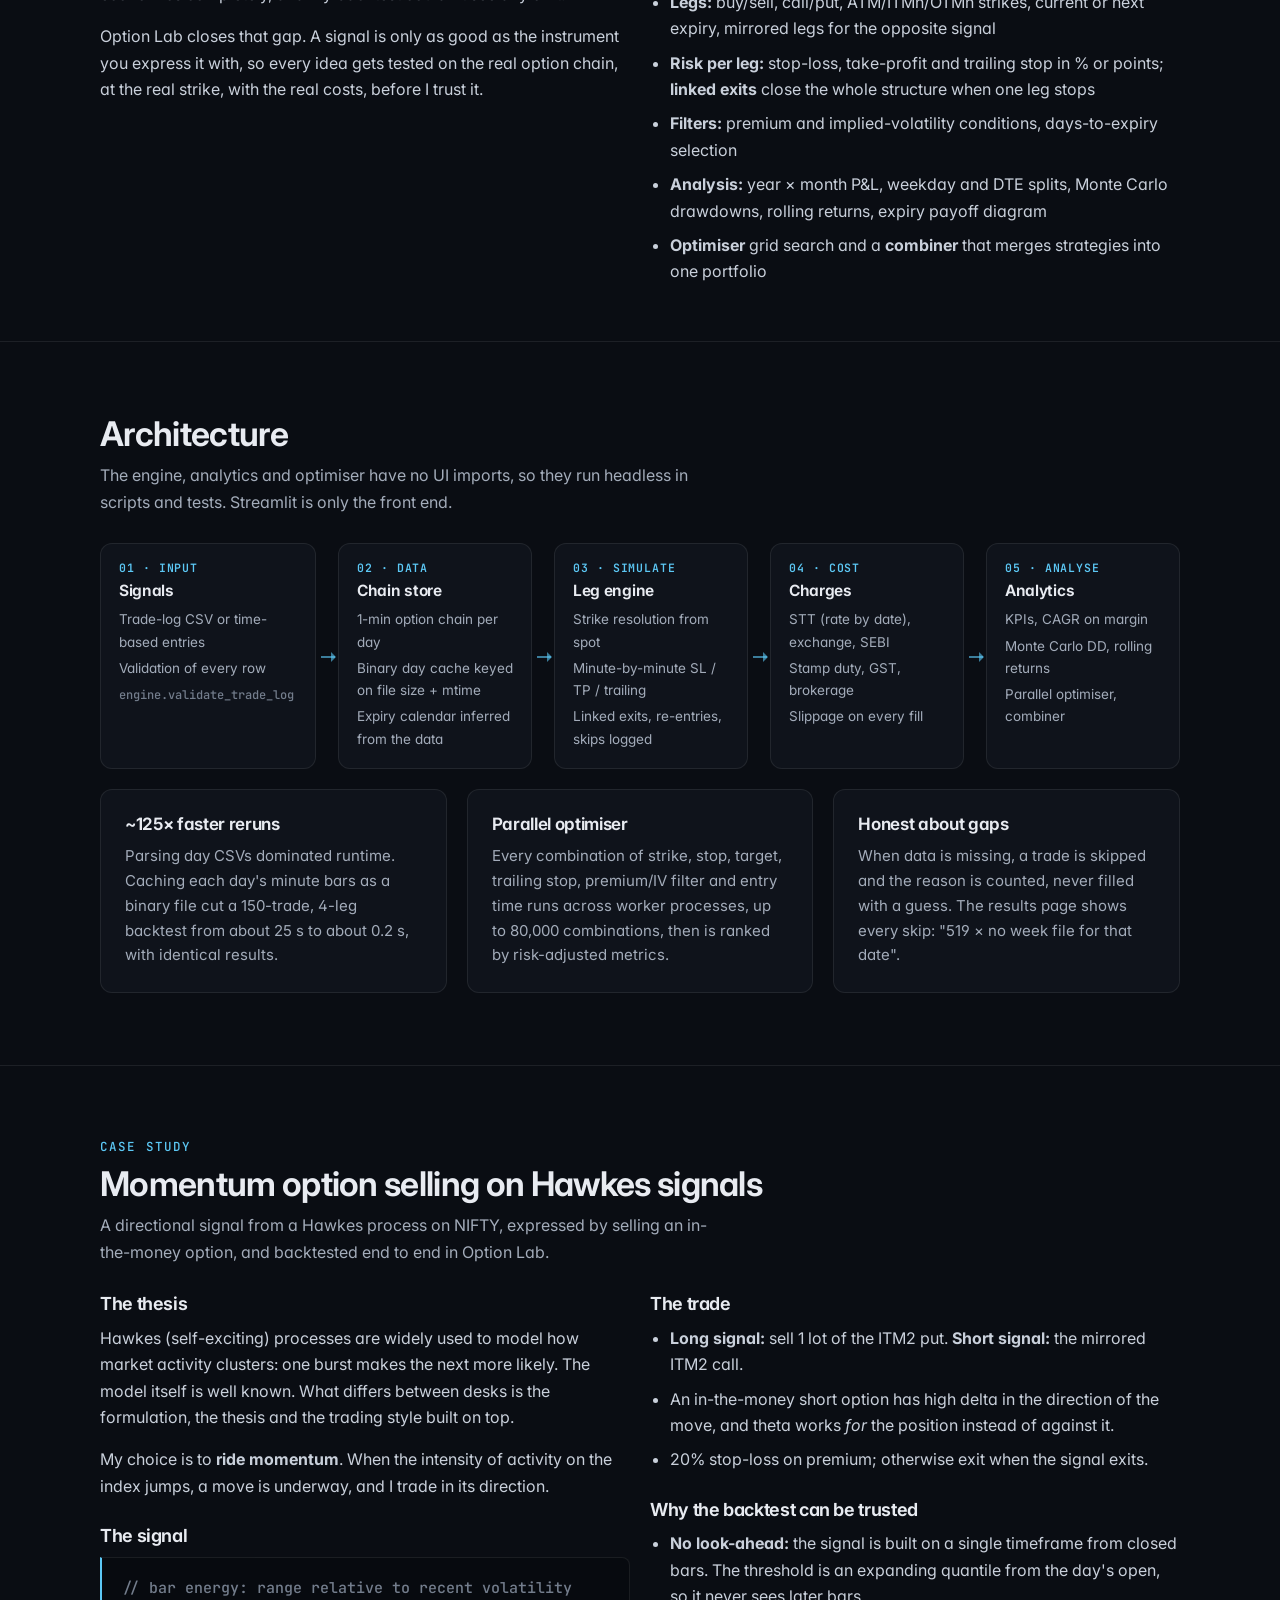
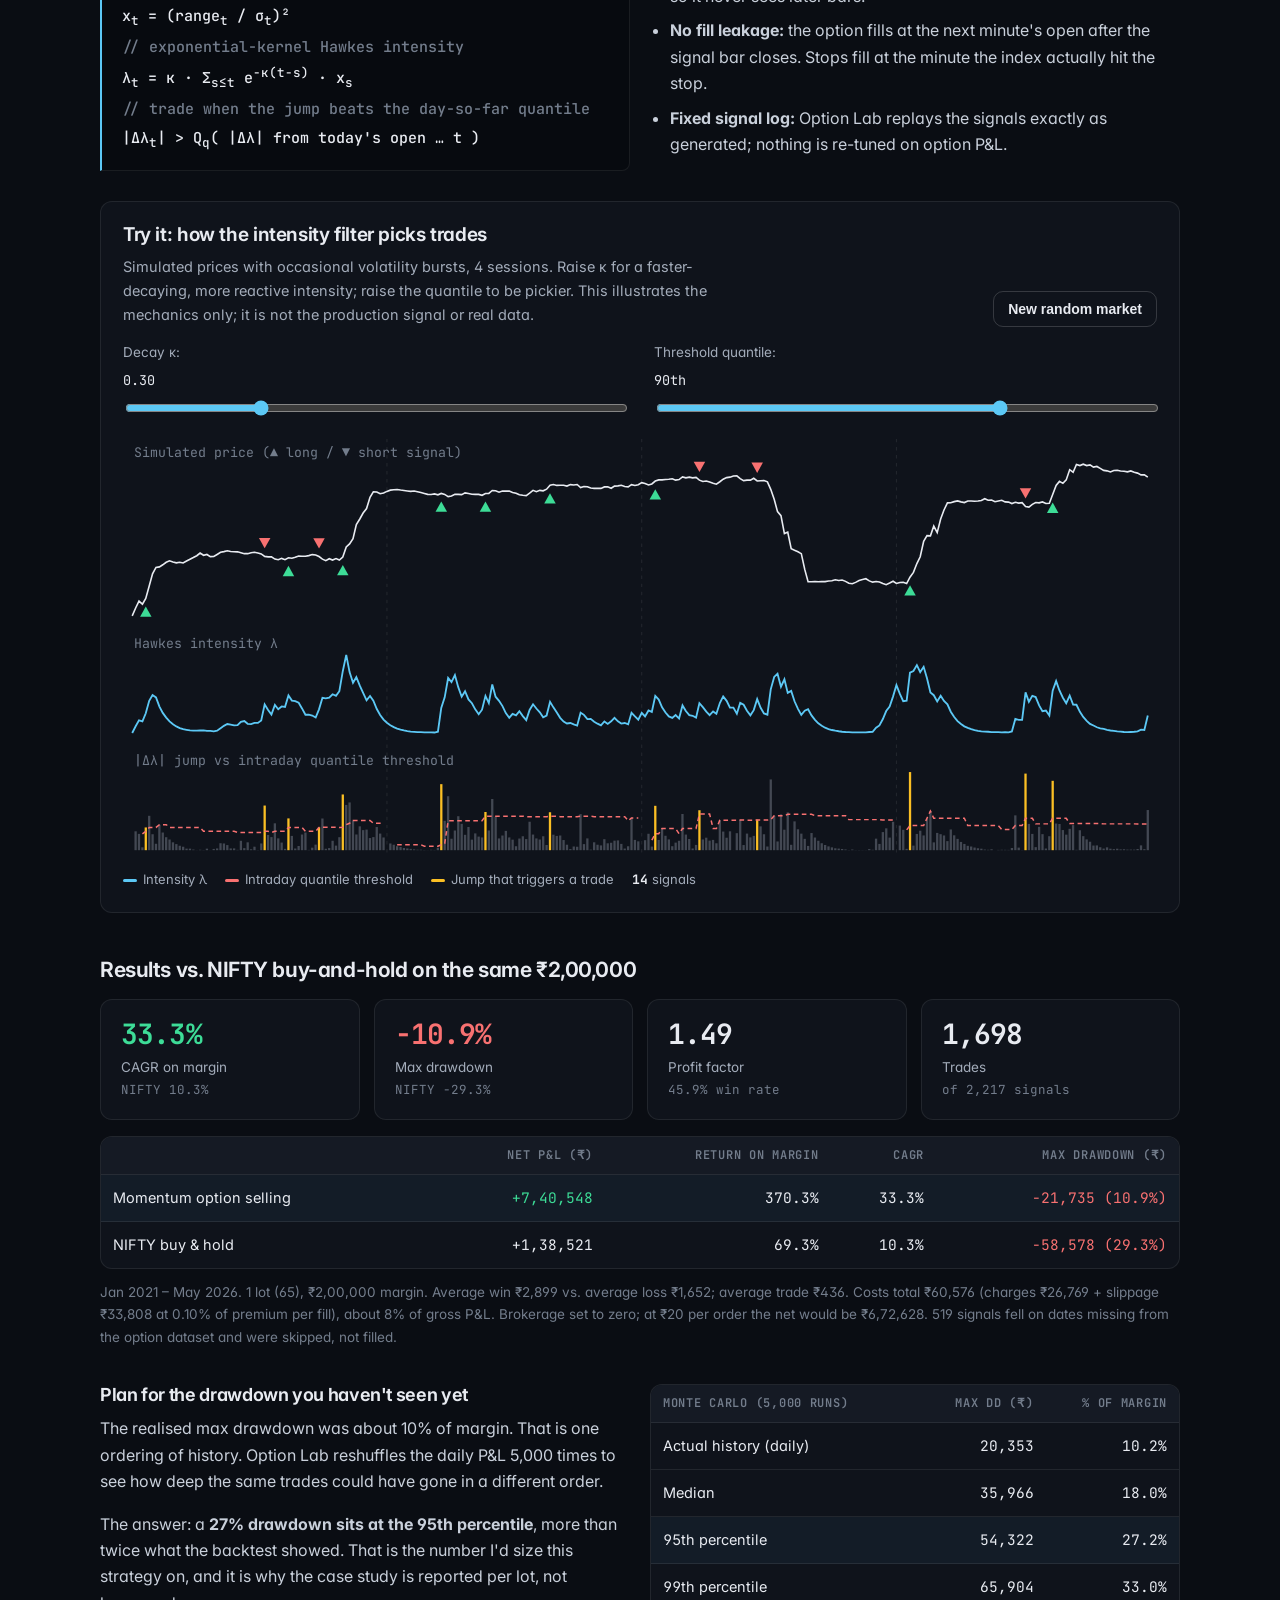
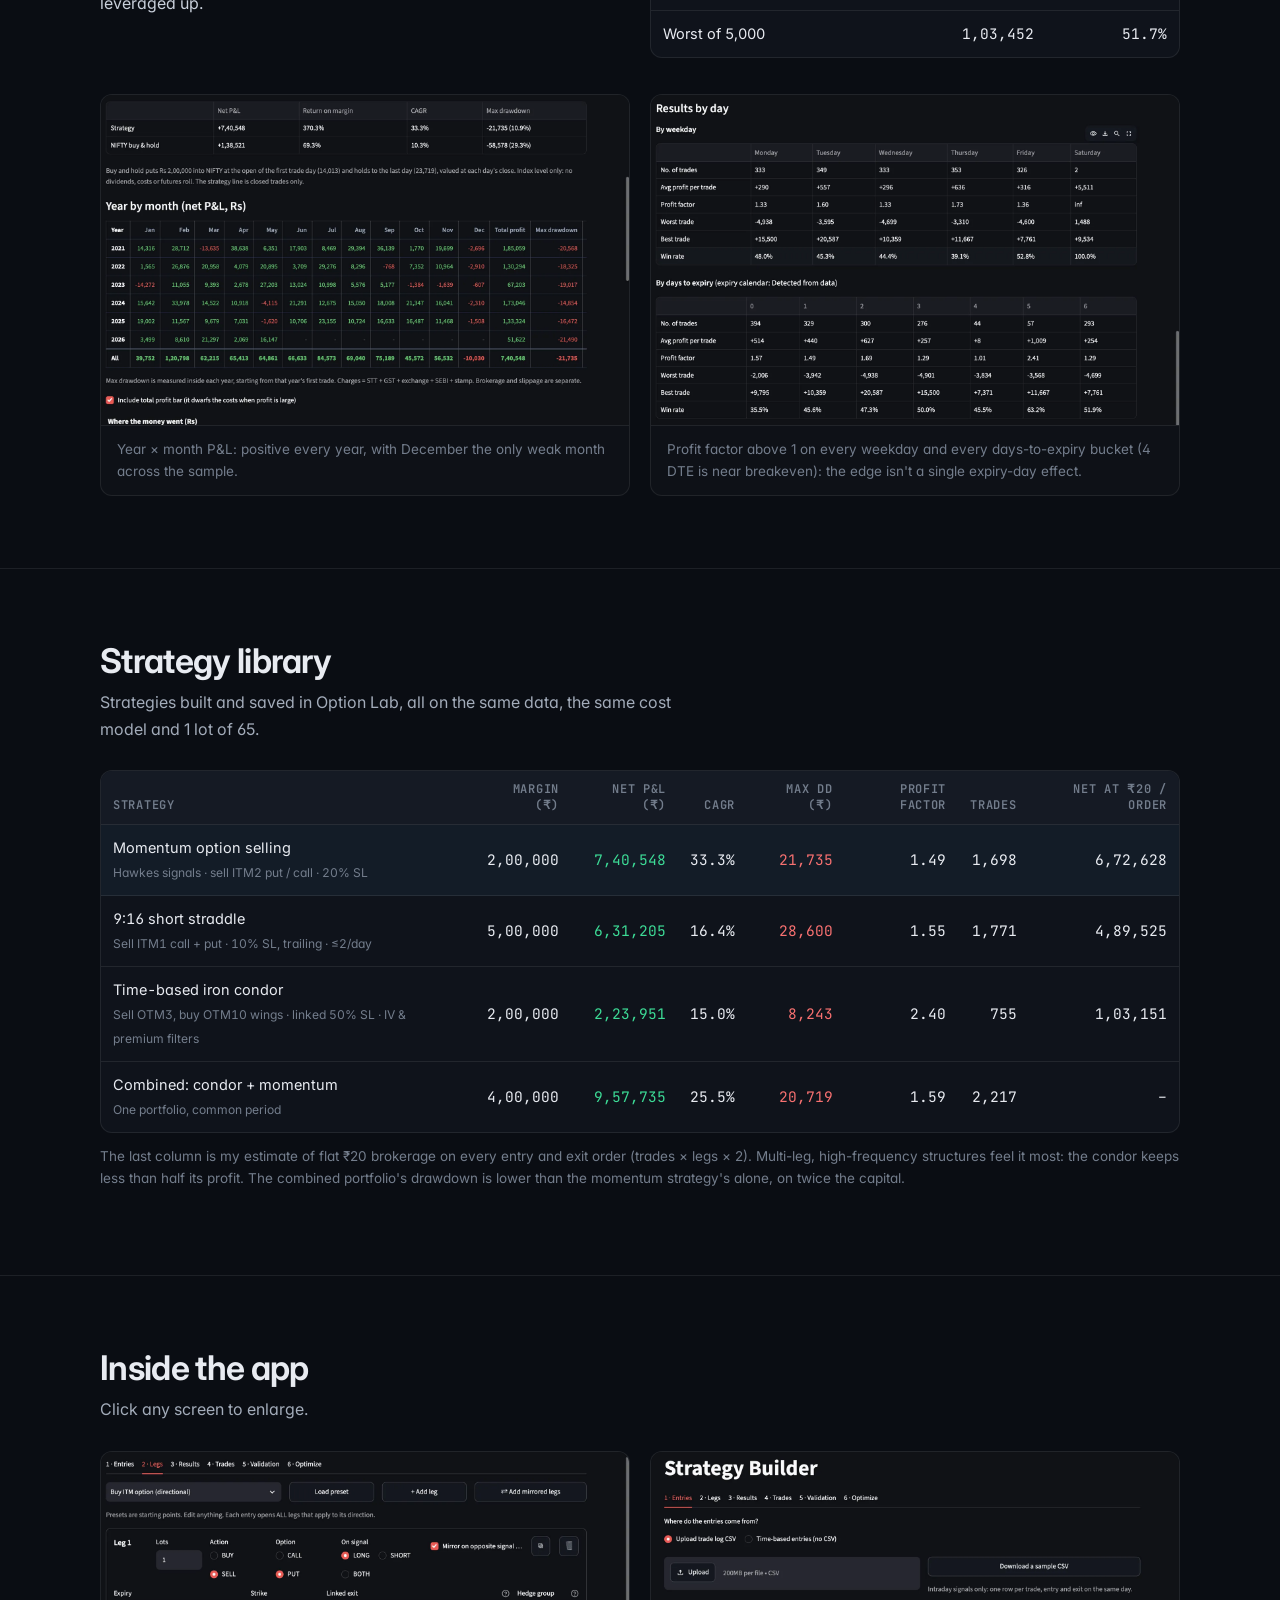
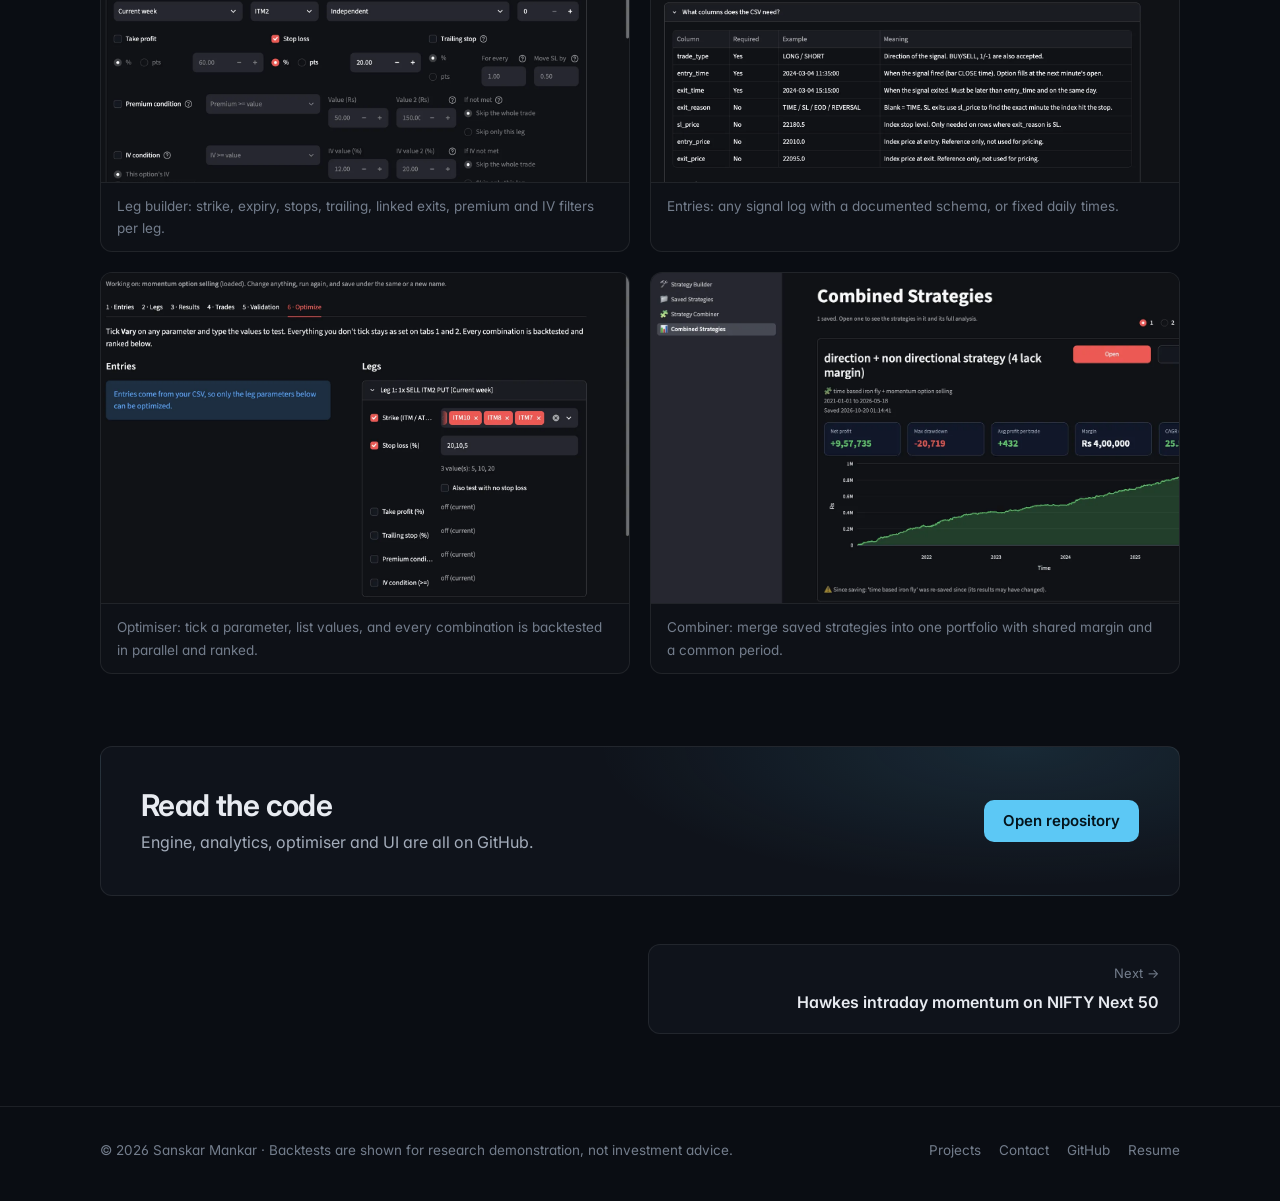
<file: project/option-lab.html>
<!DOCTYPE html>
<html lang="en">
<head>
<meta charset="utf-8">
<meta name="viewport" content="width=device-width, initial-scale=1">
<title>Option Lab: options backtesting engine | Sanskar Mankar</title>
<meta name="description" content="Option Lab prices multi-leg NIFTY option strategies from 1-minute option-chain data with real charges, slippage, stops, linked exits, a parallel optimiser and Monte Carlo drawdowns. Case study: Hawkes momentum option selling.">
<meta property="og:type" content="article">
<meta property="og:title" content="Option Lab: options backtesting engine">
<meta property="og:description" content="Multi-leg NIFTY option backtests on 1-minute chain data, with real costs and Monte Carlo risk. Case study: Hawkes momentum option selling.">
<meta property="og:url" content="https://sanskarmankar.github.io/Portfolio/project/option-lab.html">
<meta property="og:image" content="https://sanskarmankar.github.io/Portfolio/assets/img/ol-results.webp">
<meta name="twitter:card" content="summary_large_image">
<meta name="theme-color" content="#0a0d13">
<link rel="icon" href="../assets/favicon.svg" type="image/svg+xml">
<link rel="preconnect" href="https://fonts.googleapis.com">
<link rel="preconnect" href="https://fonts.gstatic.com" crossorigin>
<link href="https://fonts.googleapis.com/css2?family=Inter:wght@400..700&family=JetBrains+Mono:wght@500..700&display=swap" rel="stylesheet">
<link rel="stylesheet" href="../assets/css/site.css">
</head>
<body>
<a class="skip" href="#main">Skip to content</a>
<header class="site-header">
 <div class="wrap">
  <a class="brand" href="../index.html"><b>Sanskar Mankar</b><span>Quant Researcher</span></a>
  <button class="menu-btn" aria-label="Open menu" aria-expanded="false" aria-controls="nav"><svg width="20" height="20" viewBox="0 0 24 24" fill="none" stroke="currentColor" stroke-width="2" stroke-linecap="round"><path d="M4 7h16M4 12h16M4 17h16"/></svg></button>
  <nav id="nav" class="nav" aria-label="Main">
   <a href="../project.html">Projects</a>
   <a href="option-lab.html" aria-current="page">Option Lab</a>
   <a href="../index.html#journey">Journey</a>
   <a href="../contact.html">Contact</a>
   <a class="btn btn-primary btn-sm" href="../Sanskar_Mankar_Quant_Resume.pdf" target="_blank" rel="noopener">Resume</a>
  </nav>
 </div>
</header>

<main id="main">
<div class="p-hero">
 <div class="wrap">
  <a class="crumb" href="../project.html"><svg viewBox="0 0 24 24" fill="none" stroke="currentColor" stroke-width="2" stroke-linecap="round" stroke-linejoin="round"><path d="M19 12H5M11 19l-7-7 7-7"/></svg>All projects</a>
  <div class="chips" style="margin-bottom:16px"><span class="chip accent"><span class="dot"></span>Tooling · Open source</span><span class="chip">NIFTY options</span><span class="chip">Python · Streamlit</span></div>
  <h1>Option Lab: an options backtesting engine for NIFTY</h1>
  <p class="lead">Feed it a signal log, or just a daily entry time. It builds multi-leg option strategies and prices every leg from 1-minute option-chain data, with exchange charges, slippage, stops, trailing stops and linked exits. Then it tells you how fragile the result is.</p>
  <div class="btn-row" style="margin-bottom:22px">
   <a class="btn btn-primary" href="https://github.com/sanskarmankar/Options-backtesting-engine-" target="_blank" rel="noopener">
    <svg viewBox="0 0 24 24" fill="currentColor"><path d="M12 .5a12 12 0 0 0-3.8 23.4c.6.1.8-.3.8-.6v-2.2c-3.3.7-4-1.4-4-1.4-.6-1.4-1.4-1.8-1.4-1.8-1.1-.7.1-.7.1-.7 1.2.1 1.8 1.2 1.8 1.2 1.1 1.8 2.8 1.3 3.5 1 .1-.8.4-1.3.8-1.6-2.7-.3-5.5-1.3-5.5-5.9 0-1.3.5-2.4 1.2-3.2-.1-.3-.5-1.5.1-3.2 0 0 1-.3 3.3 1.2a11.5 11.5 0 0 1 6 0C17.3 4.7 18.3 5 18.3 5c.7 1.7.3 2.9.1 3.2.8.8 1.2 1.9 1.2 3.2 0 4.6-2.8 5.6-5.5 5.9.4.4.8 1.1.8 2.2v3.3c0 .3.2.7.8.6A12 12 0 0 0 12 .5z"/></svg>View code on GitHub</a>
   <a class="btn btn-ghost" href="#case-study">Read the case study</a>
  </div>
  <div class="facts">
   <span>Data <b>1,255 trading days, 1-min bars</b></span>
   <span>Period <b>Jan 2021 – May 2026</b></span>
   <span>Code <b>~4,600 lines of Python</b></span>
   <span>Stack <b>pandas · NumPy · Plotly · Streamlit</b></span>
  </div>
 </div>
</div>

<div class="wrap">
 <figure class="card figure shot"><img src="../assets/img/ol-results.webp" alt="Option Lab results screen showing net profit, costs, win rate, profit factor, drawdown and CAGR cards above an equity curve compared with NIFTY buy and hold" width="1600" height="1192" fetchpriority="high"><figcaption>Results for the momentum option-selling case study: costs broken out, CAGR on margin, and the equity curve against NIFTY buy-and-hold on the same capital.</figcaption></figure>
</div>

<!-- WHY -->
<section style="padding-bottom:40px">
 <div class="wrap two-col" style="align-items:start">
  <div class="prose">
   <h2>Why I built it</h2>
   <p>My first trading account was wiped out because I backtested the <i>index</i> but traded <i>options</i>. Theta, strike choice and expiry changed the economics completely, and my backtest couldn't see any of it.</p>
   <p>Option Lab closes that gap. A signal is only as good as the instrument you express it with, so every idea gets tested on the real option chain, at the real strike, with the real costs, before I trust it.</p>
  </div>
  <div class="prose">
   <h2>What it does</h2>
   <ul>
    <li><b>Entries</b> from any signal CSV (LONG/SHORT, entry, exit, stop) or fixed daily times, with up to N re-entries a day</li>
    <li><b>Legs:</b> buy/sell, call/put, ATM/ITMn/OTMn strikes, current or next expiry, mirrored legs for the opposite signal</li>
    <li><b>Risk per leg:</b> stop-loss, take-profit and trailing stop in % or points; <b>linked exits</b> close the whole structure when one leg stops</li>
    <li><b>Filters:</b> premium and implied-volatility conditions, days-to-expiry selection</li>
    <li><b>Analysis:</b> year × month P&amp;L, weekday and DTE splits, Monte Carlo drawdowns, rolling returns, expiry payoff diagram</li>
    <li><b>Optimiser</b> grid search and a <b>combiner</b> that merges strategies into one portfolio</li>
   </ul>
  </div>
 </div>
</section>

<!-- ARCHITECTURE -->
<section class="divider">
 <div class="wrap">
  <div class="section-head"><div><h2>Architecture</h2><p>The engine, analytics and optimiser have no UI imports, so they run headless in scripts and tests. Streamlit is only the front end.</p></div></div>
  <div class="pipeline">
   <div class="card stage"><div class="n">01 · INPUT</div><h3>Signals</h3><ul><li>Trade-log CSV or time-based entries</li><li>Validation of every row</li><li><code>engine.validate_trade_log</code></li></ul></div>
   <div class="card stage"><div class="n">02 · DATA</div><h3>Chain store</h3><ul><li>1-min option chain per day</li><li>Binary day cache keyed on file size + mtime</li><li>Expiry calendar inferred from the data</li></ul></div>
   <div class="card stage"><div class="n">03 · SIMULATE</div><h3>Leg engine</h3><ul><li>Strike resolution from spot</li><li>Minute-by-minute SL / TP / trailing</li><li>Linked exits, re-entries, skips logged</li></ul></div>
   <div class="card stage"><div class="n">04 · COST</div><h3>Charges</h3><ul><li>STT (rate by date), exchange, SEBI</li><li>Stamp duty, GST, brokerage</li><li>Slippage on every fill</li></ul></div>
   <div class="card stage"><div class="n">05 · ANALYSE</div><h3>Analytics</h3><ul><li>KPIs, CAGR on margin</li><li>Monte Carlo DD, rolling returns</li><li>Parallel optimiser, combiner</li></ul></div>
  </div>
  <div class="grid grid-3" style="margin-top:20px">
   <div class="card panel"><h3>~125× faster reruns</h3><p>Parsing day CSVs dominated runtime. Caching each day's minute bars as a binary file cut a 150-trade, 4-leg backtest from about 25 s to about 0.2 s, with identical results.</p></div>
   <div class="card panel"><h3>Parallel optimiser</h3><p>Every combination of strike, stop, target, trailing stop, premium/IV filter and entry time runs across worker processes, up to 80,000 combinations, then is ranked by risk-adjusted metrics.</p></div>
   <div class="card panel"><h3>Honest about gaps</h3><p>When data is missing, a trade is skipped and the reason is counted, never filled with a guess. The results page shows every skip: "519 × no week file for that date".</p></div>
  </div>
 </div>
</section>

<!-- CASE STUDY -->
<section id="case-study" class="divider">
 <div class="wrap">
  <div class="eyebrow">Case study</div>
  <div class="section-head" style="margin-top:-6px"><div><h2>Momentum option selling on Hawkes signals</h2><p>A directional signal from a Hawkes process on NIFTY, expressed by selling an in-the-money option, and backtested end to end in Option Lab.</p></div></div>

  <div class="two-col" style="align-items:start">
   <div class="prose">
    <h3 style="margin-top:0">The thesis</h3>
    <p>Hawkes (self-exciting) processes are widely used to model how market activity clusters: one burst makes the next more likely. The model itself is well known. What differs between desks is the formulation, the thesis and the trading style built on top.</p>
    <p>My choice is to <b>ride momentum</b>. When the intensity of activity on the index jumps, a move is underway, and I trade in its direction.</p>
    <h3>The signal</h3>
    <div class="formula">
     <span class="c">// bar energy: range relative to recent volatility</span><br>
     x<sub>t</sub> = (range<sub>t</sub> / σ<sub>t</sub>)²<br>
     <span class="c">// exponential-kernel Hawkes intensity</span><br>
     λ<sub>t</sub> = κ · Σ<sub>s≤t</sub> e<sup>−κ(t−s)</sup> · x<sub>s</sub><br>
     <span class="c">// trade when the jump beats the day-so-far quantile</span><br>
     |Δλ<sub>t</sub>| &gt; Q<sub>q</sub>( |Δλ| from today's open … t )
    </div>
   </div>
   <div class="prose">
    <h3 style="margin-top:0">The trade</h3>
    <ul>
     <li><b>Long signal:</b> sell 1 lot of the ITM2 put. <b>Short signal:</b> the mirrored ITM2 call.</li>
     <li>An in-the-money short option has high delta in the direction of the move, and theta works <i>for</i> the position instead of against it.</li>
     <li>20% stop-loss on premium; otherwise exit when the signal exits.</li>
    </ul>
    <h3>Why the backtest can be trusted</h3>
    <ul>
     <li><b>No look-ahead:</b> the signal is built on a single timeframe from closed bars. The threshold is an expanding quantile from the day's open, so it never sees later bars.</li>
     <li><b>No fill leakage:</b> the option fills at the next minute's open after the signal bar closes. Stops fill at the minute the index actually hit the stop.</li>
     <li><b>Fixed signal log:</b> Option Lab replays the signals exactly as generated; nothing is re-tuned on option P&amp;L.</li>
    </ul>
   </div>
  </div>

  <!-- interactive -->
  <div class="card demo" style="margin-top:28px">
   <div class="section-head" style="margin-bottom:14px"><div><h3 style="font-size:19px">Try it: how the intensity filter picks trades</h3><p style="font-size:14.5px">Simulated prices with occasional volatility bursts, 4 sessions. Raise κ for a faster-decaying, more reactive intensity; raise the quantile to be pickier. This illustrates the mechanics only; it is not the production signal or real data.</p></div>
    <button class="btn btn-ghost btn-sm" id="hk-new" type="button">New random market</button></div>
   <div class="demo-controls">
    <label>Decay κ: <output id="hk-kappa-v">0.30</output><input id="hk-kappa" type="range" min="0.05" max="1" step="0.05" value="0.3"></label>
    <label>Threshold quantile: <output id="hk-q-v">90th</output><input id="hk-q" type="range" min="70" max="99" step="1" value="90"></label>
   </div>
   <svg id="hk-svg" viewBox="0 0 900 372" role="img" aria-label="Three stacked panels: simulated price with signal markers, Hawkes intensity, and intensity jumps against a threshold"></svg>
   <div class="legend"><span><i style="background:#5cc8f5"></i>Intensity λ</span><span><i style="background:#f87171"></i>Intraday quantile threshold</span><span><i style="background:#fbbf24"></i>Jump that triggers a trade</span><span><b id="hk-count" class="mono" style="color:var(--text)">0</b> signals</span></div>
  </div>

  <!-- results -->
  <h3 style="font-size:21px;margin:44px 0 16px">Results vs. NIFTY buy-and-hold on the same ₹2,00,000</h3>
  <div class="big-metrics" style="margin-top:0">
   <div class="card"><div class="v pos">33.3%</div><div class="k">CAGR on margin</div><div class="s">NIFTY 10.3%</div></div>
   <div class="card"><div class="v neg">−10.9%</div><div class="k">Max drawdown</div><div class="s">NIFTY −29.3%</div></div>
   <div class="card"><div class="v">1.49</div><div class="k">Profit factor</div><div class="s">45.9% win rate</div></div>
   <div class="card"><div class="v">1,698</div><div class="k">Trades</div><div class="s">of 2,217 signals</div></div>
  </div>
  <div class="table-wrap" style="margin-top:16px">
   <table class="data">
    <thead><tr><th></th><th>Net P&amp;L (₹)</th><th>Return on margin</th><th>CAGR</th><th>Max drawdown (₹)</th></tr></thead>
    <tbody>
     <tr class="hl"><td>Momentum option selling</td><td class="pos">+7,40,548</td><td>370.3%</td><td>33.3%</td><td class="neg">−21,735 (10.9%)</td></tr>
     <tr><td>NIFTY buy &amp; hold</td><td>+1,38,521</td><td>69.3%</td><td>10.3%</td><td class="neg">−58,578 (29.3%)</td></tr>
    </tbody>
   </table>
  </div>
  <p class="note">Jan 2021 – May 2026. 1 lot (65), ₹2,00,000 margin. Average win ₹2,899 vs. average loss ₹1,652; average trade ₹436. Costs total ₹60,576 (charges ₹26,769 + slippage ₹33,808 at 0.10% of premium per fill), about 8% of gross P&amp;L. Brokerage set to zero; at ₹20 per order the net would be ₹6,72,628. 519 signals fell on dates missing from the option dataset and were skipped, not filled.</p>

  <!-- monte carlo -->
  <div class="two-col" style="margin-top:36px;align-items:start">
   <div class="prose">
    <h3 style="margin-top:0">Plan for the drawdown you haven't seen yet</h3>
    <p>The realised max drawdown was about 10% of margin. That is one ordering of history. Option Lab reshuffles the daily P&amp;L 5,000 times to see how deep the same trades could have gone in a different order.</p>
    <p>The answer: a <b>27% drawdown sits at the 95th percentile</b>, more than twice what the backtest showed. That is the number I'd size this strategy on, and it is why the case study is reported per lot, not leveraged up.</p>
   </div>
   <div class="table-wrap">
    <table class="data" style="min-width:0">
     <thead><tr><th>Monte Carlo (5,000 runs)</th><th>Max DD (₹)</th><th>% of margin</th></tr></thead>
     <tbody>
      <tr><td>Actual history (daily)</td><td>20,353</td><td>10.2%</td></tr>
      <tr><td>Median</td><td>35,966</td><td>18.0%</td></tr>
      <tr class="hl"><td>95th percentile</td><td>54,322</td><td>27.2%</td></tr>
      <tr><td>99th percentile</td><td>65,904</td><td>33.0%</td></tr>
      <tr><td>Worst of 5,000</td><td>1,03,452</td><td>51.7%</td></tr>
     </tbody>
    </table>
   </div>
  </div>

  <div class="gallery" style="margin-top:36px">
   <figure class="card figure shot"><img src="../assets/img/ol-yearmonth.webp" alt="Year by month net P&L table from 2021 to 2026, plus strategy versus NIFTY buy and hold comparison" width="1600" height="1077" loading="lazy"><figcaption>Year × month P&amp;L: positive every year, with December the only weak month across the sample.</figcaption></figure>
   <figure class="card figure shot"><img src="../assets/img/ol-byday.webp" alt="Results by weekday and by days to expiry tables" width="1600" height="1024" loading="lazy"><figcaption>Profit factor above 1 on every weekday and every days-to-expiry bucket (4 DTE is near breakeven): the edge isn't a single expiry-day effect.</figcaption></figure>
  </div>
 </div>
</section>

<!-- STRATEGY LIBRARY -->
<section class="divider">
 <div class="wrap">
  <div class="section-head"><div><h2>Strategy library</h2><p>Strategies built and saved in Option Lab, all on the same data, the same cost model and 1 lot of 65.</p></div></div>
  <div class="table-wrap">
   <table class="data">
    <thead><tr><th>Strategy</th><th>Margin (₹)</th><th>Net P&amp;L (₹)</th><th>CAGR</th><th>Max DD (₹)</th><th>Profit factor</th><th>Trades</th><th>Net at ₹20 / order</th></tr></thead>
    <tbody>
     <tr class="hl"><td>Momentum option selling<br><small class="faint">Hawkes signals · sell ITM2 put / call · 20% SL</small></td><td>2,00,000</td><td class="pos">7,40,548</td><td>33.3%</td><td class="neg">21,735</td><td>1.49</td><td>1,698</td><td>6,72,628</td></tr>
     <tr><td>9:16 short straddle<br><small class="faint">Sell ITM1 call + put · 10% SL, trailing · ≤2/day</small></td><td>5,00,000</td><td class="pos">6,31,205</td><td>16.4%</td><td class="neg">28,600</td><td>1.55</td><td>1,771</td><td>4,89,525</td></tr>
     <tr><td>Time-based iron condor<br><small class="faint">Sell OTM3, buy OTM10 wings · linked 50% SL · IV &amp; premium filters</small></td><td>2,00,000</td><td class="pos">2,23,951</td><td>15.0%</td><td class="neg">8,243</td><td>2.40</td><td>755</td><td>1,03,151</td></tr>
     <tr><td>Combined: condor + momentum<br><small class="faint">One portfolio, common period</small></td><td>4,00,000</td><td class="pos">9,57,735</td><td>25.5%</td><td class="neg">20,719</td><td>1.59</td><td>2,217</td><td>–</td></tr>
    </tbody>
   </table>
  </div>
  <p class="note">The last column is my estimate of flat ₹20 brokerage on every entry and exit order (trades × legs × 2). Multi-leg, high-frequency structures feel it most: the condor keeps less than half its profit. The combined portfolio's drawdown is lower than the momentum strategy's alone, on twice the capital.</p>
 </div>
</section>

<!-- GALLERY -->
<section class="divider">
 <div class="wrap">
  <div class="section-head"><div><h2>Inside the app</h2><p>Click any screen to enlarge.</p></div></div>
  <div class="gallery">
   <figure class="card figure shot"><img src="../assets/img/ol-legs.webp" alt="Leg editor with action, option type, signal side, expiry, strike, linked exit, take profit, stop loss, trailing stop, premium and IV conditions" width="1600" height="1077" loading="lazy"><figcaption>Leg builder: strike, expiry, stops, trailing, linked exits, premium and IV filters per leg.</figcaption></figure>
   <figure class="card figure shot"><img src="../assets/img/ol-entries.webp" alt="Entries tab describing the trade log CSV columns and example rows" width="1600" height="1144" loading="lazy"><figcaption>Entries: any signal log with a documented schema, or fixed daily times.</figcaption></figure>
   <figure class="card figure shot"><img src="../assets/img/ol-optimizer.webp" alt="Optimizer tab with strike values and stop loss values selected to vary" width="1600" height="1006" loading="lazy"><figcaption>Optimiser: tick a parameter, list values, and every combination is backtested in parallel and ranked.</figcaption></figure>
   <figure class="card figure shot"><img src="../assets/img/ol-combined.webp" alt="Combined strategies page showing a portfolio of iron condor and momentum strategies with equity curve" width="1600" height="839" loading="lazy"><figcaption>Combiner: merge saved strategies into one portfolio with shared margin and a common period.</figcaption></figure>
  </div>
 </div>
</section>

<section style="padding-top:0">
 <div class="wrap">
  <div class="card cta">
   <div><h2>Read the code</h2><p>Engine, analytics, optimiser and UI are all on GitHub.</p></div>
   <a class="btn btn-primary" href="https://github.com/sanskarmankar/Options-backtesting-engine-" target="_blank" rel="noopener">Open repository</a>
  </div>
  <div class="pager" style="margin-top:48px">
   <span></span>
   <a class="card next" href="project_4.html"><small>Next →</small><b>Hawkes intraday momentum on NIFTY Next 50</b></a>
  </div>
 </div>
</section>
</main>

<footer class="site-footer">
 <div class="wrap">
  <span>© 2026 Sanskar Mankar · Backtests are shown for research demonstration, not investment advice.</span>
  <nav aria-label="Footer"><a href="../project.html">Projects</a><a href="../contact.html">Contact</a><a href="https://github.com/sanskarmankar" target="_blank" rel="noopener">GitHub</a><a href="../Sanskar_Mankar_Quant_Resume.pdf" target="_blank" rel="noopener">Resume</a></nav>
 </div>
</footer>
<script src="../assets/js/site.js" defer></script>
<script src="../assets/js/hawkes.js" defer></script>
</body>
</html>
</file>
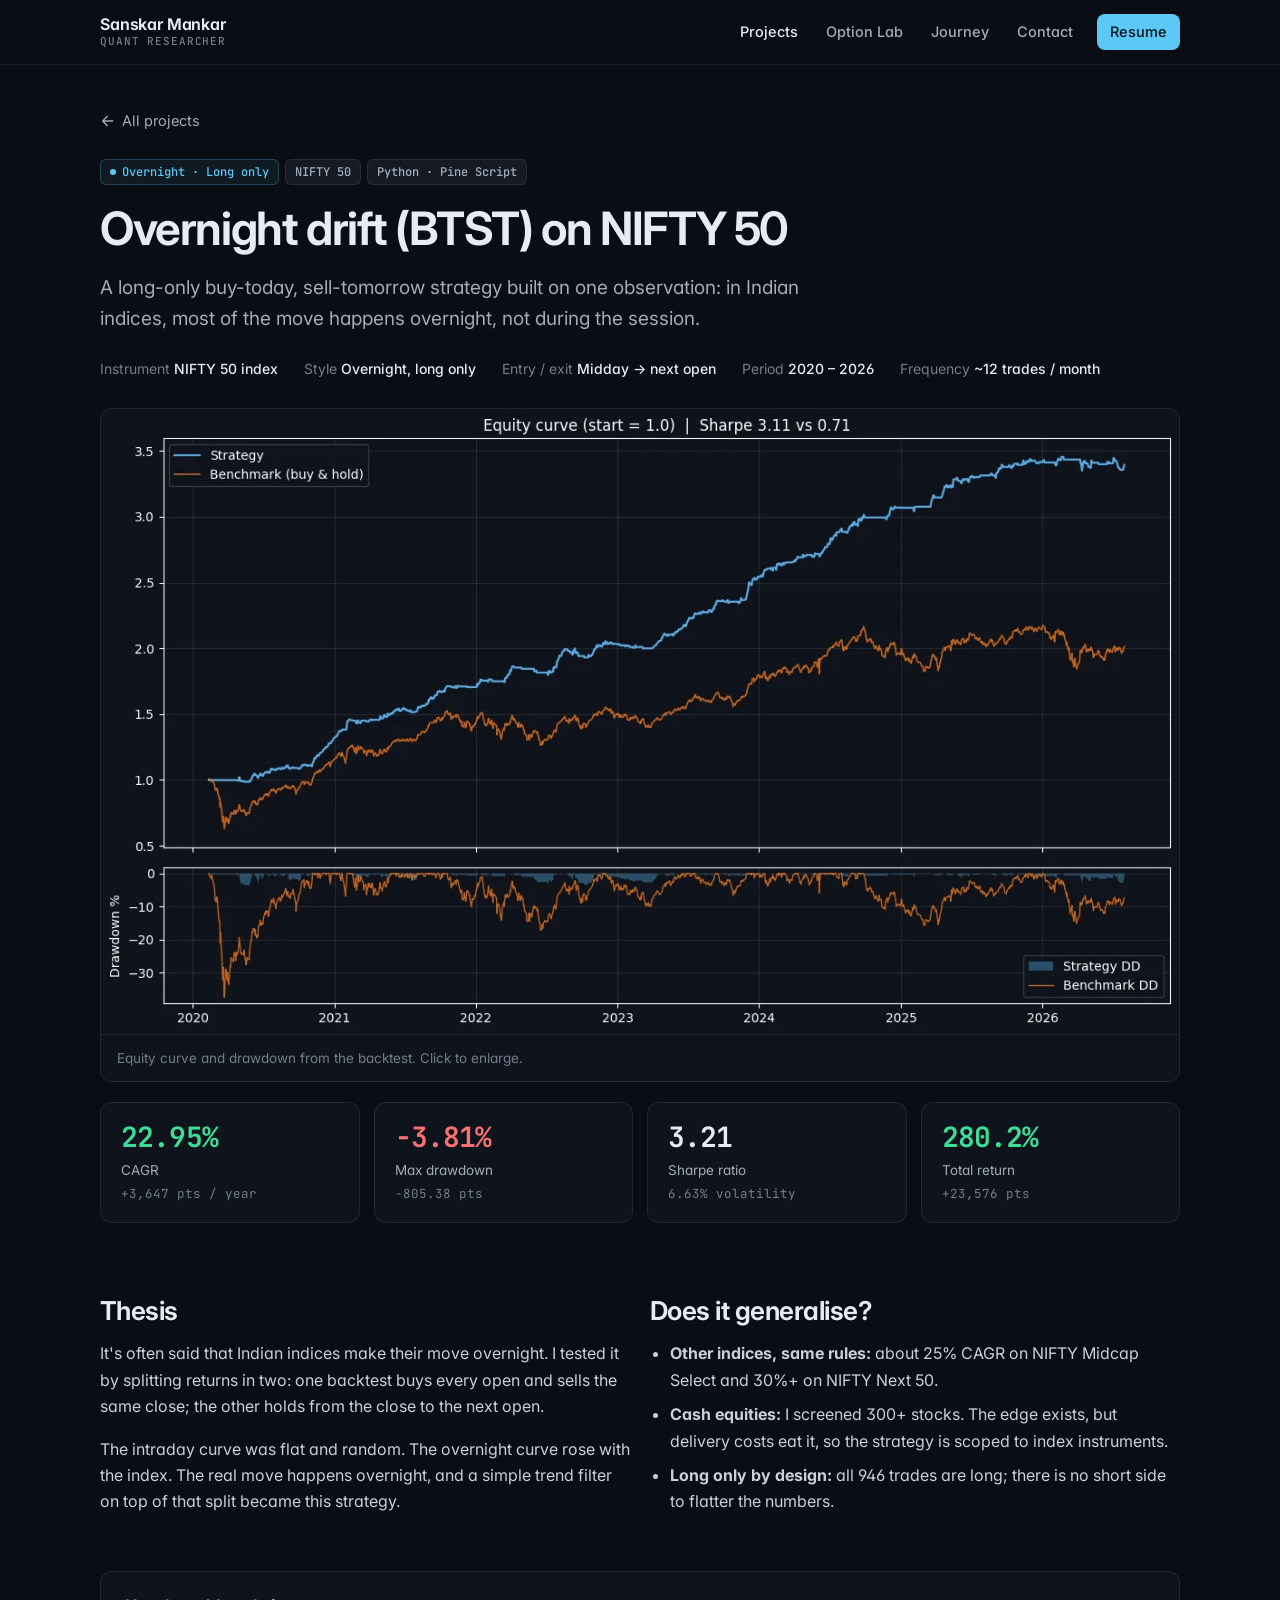
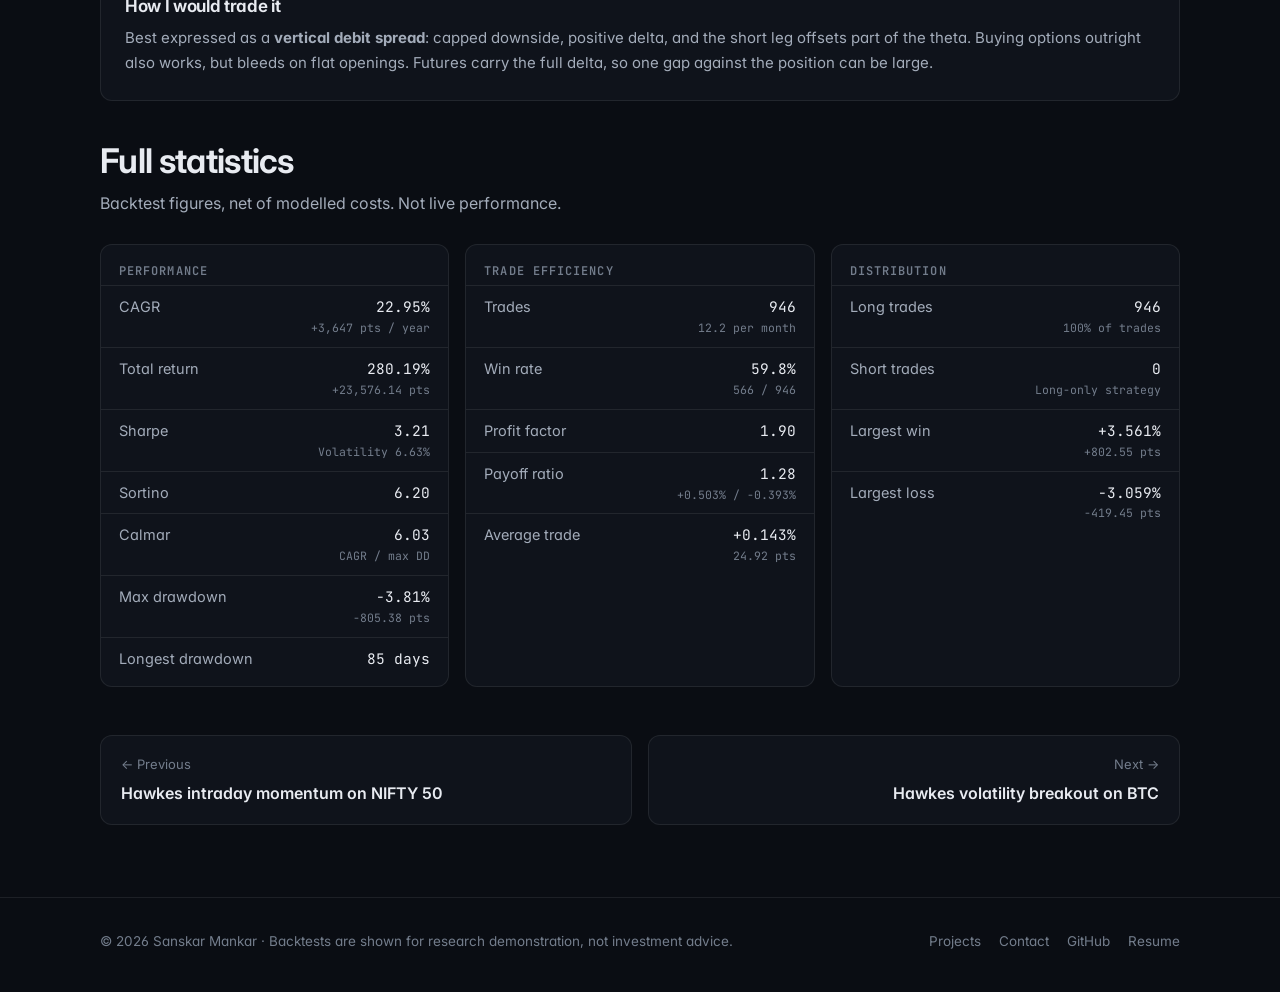
<file: project/project_1.html>
<!DOCTYPE html>
<html lang="en">
<head>
<meta charset="utf-8">
<meta name="viewport" content="width=device-width, initial-scale=1">
<title>Overnight drift (BTST) on NIFTY 50 | Sanskar Mankar</title>
<meta name="description" content="Long-only buy-today-sell-tomorrow NIFTY 50 strategy capturing overnight drift: 23.0% CAGR, Sharpe 3.21, max drawdown -3.8% (backtest).">
<meta property="og:type" content="article">
<meta property="og:title" content="Overnight drift (BTST) on NIFTY 50">
<meta property="og:description" content="Long-only buy-today-sell-tomorrow NIFTY 50 strategy capturing overnight drift: 23.0% CAGR, Sharpe 3.21, max drawdown -3.8% (backtest).">
<meta property="og:url" content="https://sanskarmankar.github.io/Portfolio/project/project_1.html">
<meta property="og:image" content="https://sanskarmankar.github.io/Portfolio/assets/img/chart-btst.webp">
<meta name="twitter:card" content="summary_large_image">
<meta name="theme-color" content="#0a0d13">
<link rel="icon" href="../assets/favicon.svg" type="image/svg+xml">
<link rel="preconnect" href="https://fonts.googleapis.com">
<link rel="preconnect" href="https://fonts.gstatic.com" crossorigin>
<link href="https://fonts.googleapis.com/css2?family=Inter:wght@400..700&family=JetBrains+Mono:wght@500..700&display=swap" rel="stylesheet">
<link rel="stylesheet" href="../assets/css/site.css">
</head>
<body>
<a class="skip" href="#main">Skip to content</a>
<header class="site-header">
 <div class="wrap">
  <a class="brand" href="../index.html"><b>Sanskar Mankar</b><span>Quant Researcher</span></a>
  <button class="menu-btn" aria-label="Open menu" aria-expanded="false" aria-controls="nav"><svg width="20" height="20" viewBox="0 0 24 24" fill="none" stroke="currentColor" stroke-width="2" stroke-linecap="round"><path d="M4 7h16M4 12h16M4 17h16"/></svg></button>
  <nav id="nav" class="nav" aria-label="Main">
   <a href="../project.html" aria-current="page">Projects</a>
   <a href="../project/option-lab.html">Option Lab</a>
   <a href="../index.html#journey">Journey</a>
   <a href="../contact.html">Contact</a>
   <a class="btn btn-primary btn-sm" href="../Sanskar_Mankar_Quant_Resume.pdf" target="_blank" rel="noopener">Resume</a>
  </nav>
 </div>
</header>
<main id="main">
<div class="p-hero">
 <div class="wrap">
  <a class="crumb" href="../project.html"><svg viewBox="0 0 24 24" fill="none" stroke="currentColor" stroke-width="2" stroke-linecap="round" stroke-linejoin="round"><path d="M19 12H5M11 19l-7-7 7-7"/></svg>All projects</a>
  <div class="chips" style="margin-bottom:16px"><span class="chip accent"><span class=dot></span>Overnight · Long only</span><span class="chip">NIFTY 50</span><span class="chip">Python · Pine Script</span></div>
  <h1>Overnight drift (BTST) on NIFTY 50</h1>
  <p class="lead">A long-only buy-today, sell-tomorrow strategy built on one observation: in Indian indices, most of the move happens overnight, not during the session.</p>
  <div class="facts"><span>Instrument <b>NIFTY 50 index</b></span><span>Style <b>Overnight, long only</b></span><span>Entry / exit <b>Midday → next open</b></span><span>Period <b>2020 – 2026</b></span><span>Frequency <b>~12 trades / month</b></span></div>
 </div>
</div>

<div class="wrap">
 <figure class="card figure"><img src="../assets/img/chart-btst.webp" alt="Equity curve of the BTST strategy against NIFTY 50 buy and hold, 2020 to 2026, with drawdown panel" width="1190" height="690" fetchpriority="high"><figcaption>Equity curve and drawdown from the backtest. Click to enlarge.</figcaption></figure>
 <div class="big-metrics"><div class="card"><div class="v pos">22.95%</div><div class="k">CAGR</div><div class="s">+3,647 pts / year</div></div><div class="card"><div class="v neg">−3.81%</div><div class="k">Max drawdown</div><div class="s">−805.38 pts</div></div><div class="card"><div class="v ">3.21</div><div class="k">Sharpe ratio</div><div class="s">6.63% volatility</div></div><div class="card"><div class="v pos">280.2%</div><div class="k">Total return</div><div class="s">+23,576 pts</div></div></div>
</div>

<section style="padding-bottom:40px">
 <div class="wrap two-col" style="align-items:start">
  <div class="prose"><h2>Thesis</h2><p>It's often said that Indian indices make their move overnight. I tested it by splitting returns in two: one backtest buys every open and sells the same close; the other holds from the close to the next open.</p>
<p>The intraday curve was flat and random. The overnight curve rose with the index. The real move happens overnight, and a simple trend filter on top of that split became this strategy.</p></div>
  <div class="prose"><h2>Does it generalise?</h2>
<ul>
 <li><b>Other indices, same rules:</b> about 25% CAGR on NIFTY Midcap Select and 30%+ on NIFTY Next 50.</li>
 <li><b>Cash equities:</b> I screened 300+ stocks. The edge exists, but delivery costs eat it, so the strategy is scoped to index instruments.</li>
 <li><b>Long only by design:</b> all 946 trades are long; there is no short side to flatter the numbers.</li>
</ul></div>
 </div>
</section>

<section style="padding-top:0;padding-bottom:40px">
 <div class="wrap">
  <div class="card panel"><h3>How I would trade it</h3><p>Best expressed as a <b>vertical debit spread</b>: capped downside, positive delta, and the short leg offsets part of the theta. Buying options outright also works, but bleeds on flat openings. Futures carry the full delta, so one gap against the position can be large.</p></div>
 </div>
</section>

<section style="padding-top:0">
 <div class="wrap">
  <div class="section-head"><div><h2>Full statistics</h2><p>Backtest figures, net of modelled costs. Not live performance.</p></div></div>
  <div class="stats"><div class="card"><h3>Performance</h3><dl><div class="row"><dt>CAGR</dt><dd>22.95%<small>+3,647 pts / year</small></dd></div><div class="row"><dt>Total return</dt><dd>280.19%<small>+23,576.14 pts</small></dd></div><div class="row"><dt>Sharpe</dt><dd>3.21<small>Volatility 6.63%</small></dd></div><div class="row"><dt>Sortino</dt><dd>6.20</dd></div><div class="row"><dt>Calmar</dt><dd>6.03<small>CAGR / max DD</small></dd></div><div class="row"><dt>Max drawdown</dt><dd>−3.81%<small>−805.38 pts</small></dd></div><div class="row"><dt>Longest drawdown</dt><dd>85 days</dd></div></dl></div><div class="card"><h3>Trade efficiency</h3><dl><div class="row"><dt>Trades</dt><dd>946<small>12.2 per month</small></dd></div><div class="row"><dt>Win rate</dt><dd>59.8%<small>566 / 946</small></dd></div><div class="row"><dt>Profit factor</dt><dd>1.90</dd></div><div class="row"><dt>Payoff ratio</dt><dd>1.28<small>+0.503% / −0.393%</small></dd></div><div class="row"><dt>Average trade</dt><dd>+0.143%<small>24.92 pts</small></dd></div></dl></div><div class="card"><h3>Distribution</h3><dl><div class="row"><dt>Long trades</dt><dd>946<small>100% of trades</small></dd></div><div class="row"><dt>Short trades</dt><dd>0<small>Long-only strategy</small></dd></div><div class="row"><dt>Largest win</dt><dd>+3.561%<small>+802.55 pts</small></dd></div><div class="row"><dt>Largest loss</dt><dd>−3.059%<small>−419.45 pts</small></dd></div></dl></div></div>
  <div style="margin-top:48px"><div class="pager"><a class="card" href="project_2.html"><small>← Previous</small><b>Hawkes intraday momentum on NIFTY 50</b></a><a class="card next" href="project_3.html"><small>Next →</small><b>Hawkes volatility breakout on BTC</b></a></div></div>
 </div>
</section>
</main>
<footer class="site-footer">
 <div class="wrap">
  <span>© 2026 Sanskar Mankar · Backtests are shown for research demonstration, not investment advice.</span>
  <nav aria-label="Footer"><a href="../project.html">Projects</a><a href="../contact.html">Contact</a><a href="https://github.com/sanskarmankar" target="_blank" rel="noopener">GitHub</a><a href="../Sanskar_Mankar_Quant_Resume.pdf" target="_blank" rel="noopener">Resume</a></nav>
 </div>
</footer>
<script src="../assets/js/site.js" defer></script>
</body>
</html>
</file>
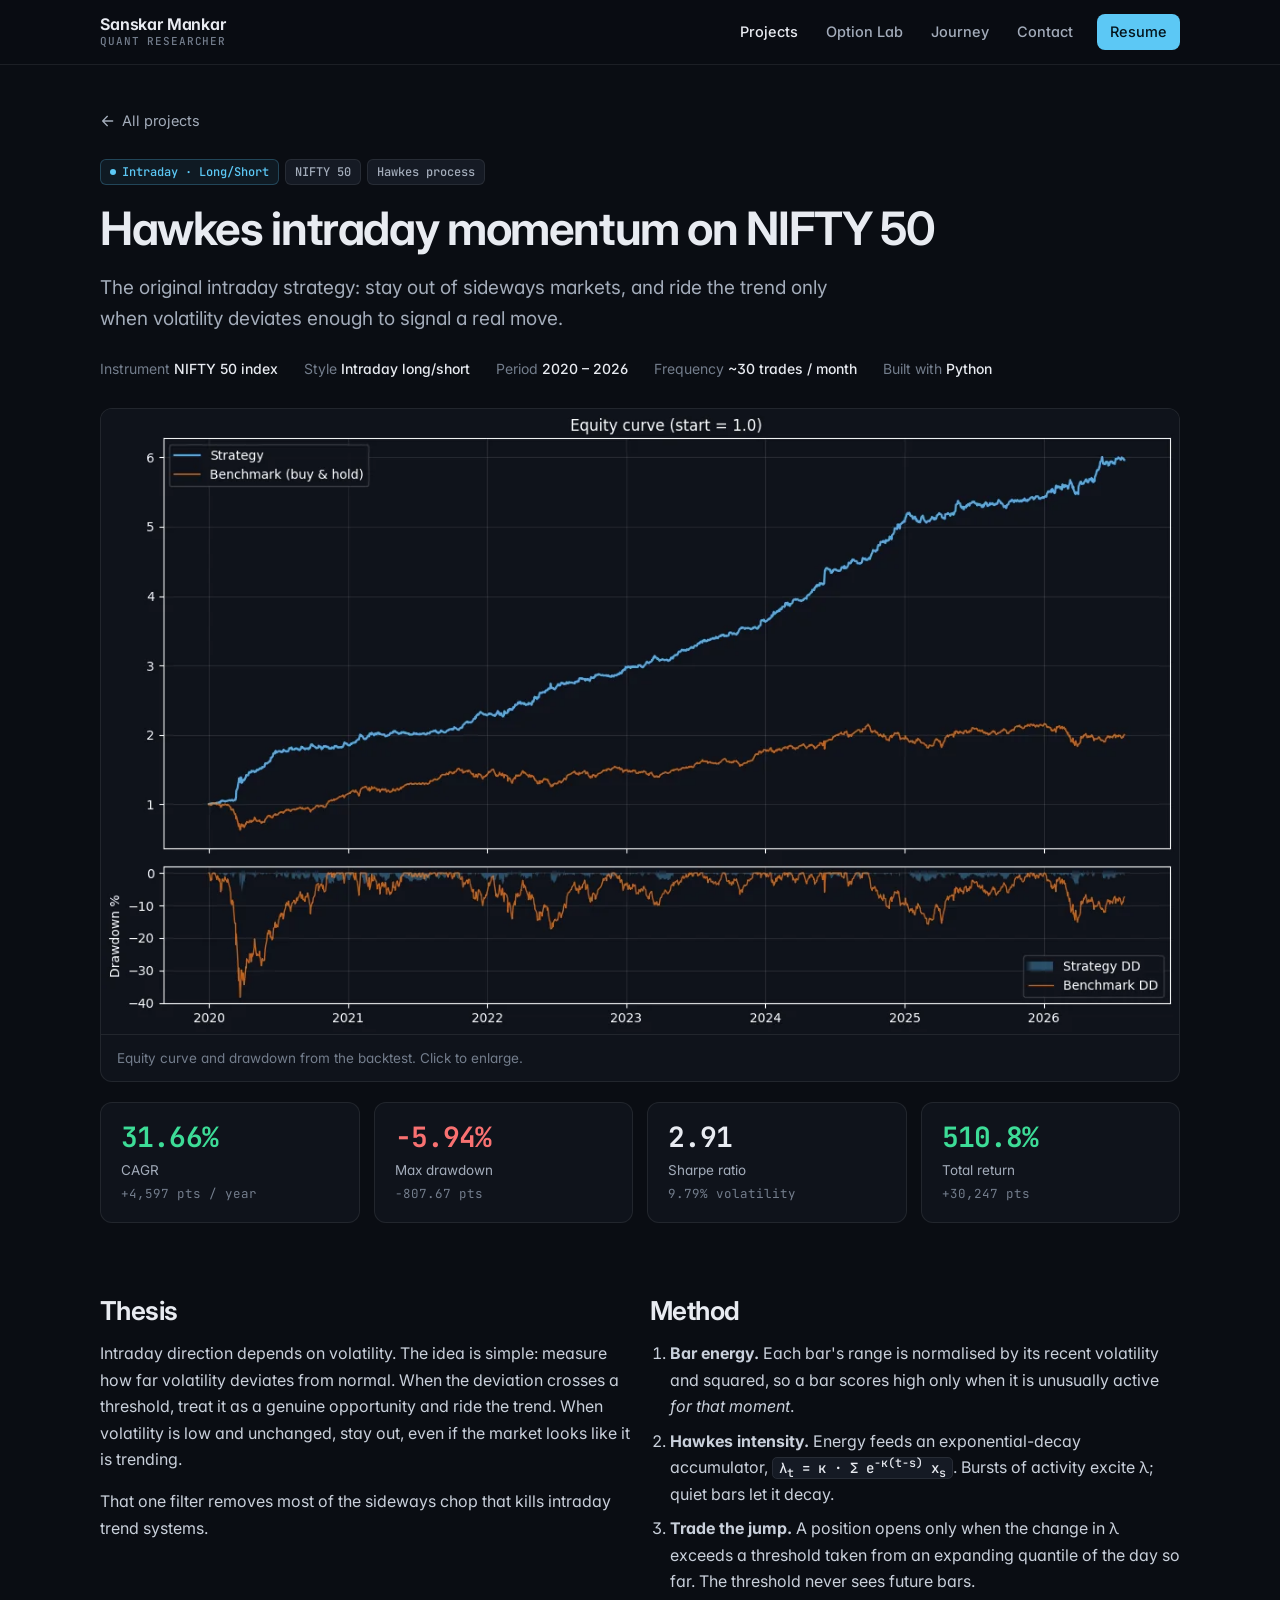
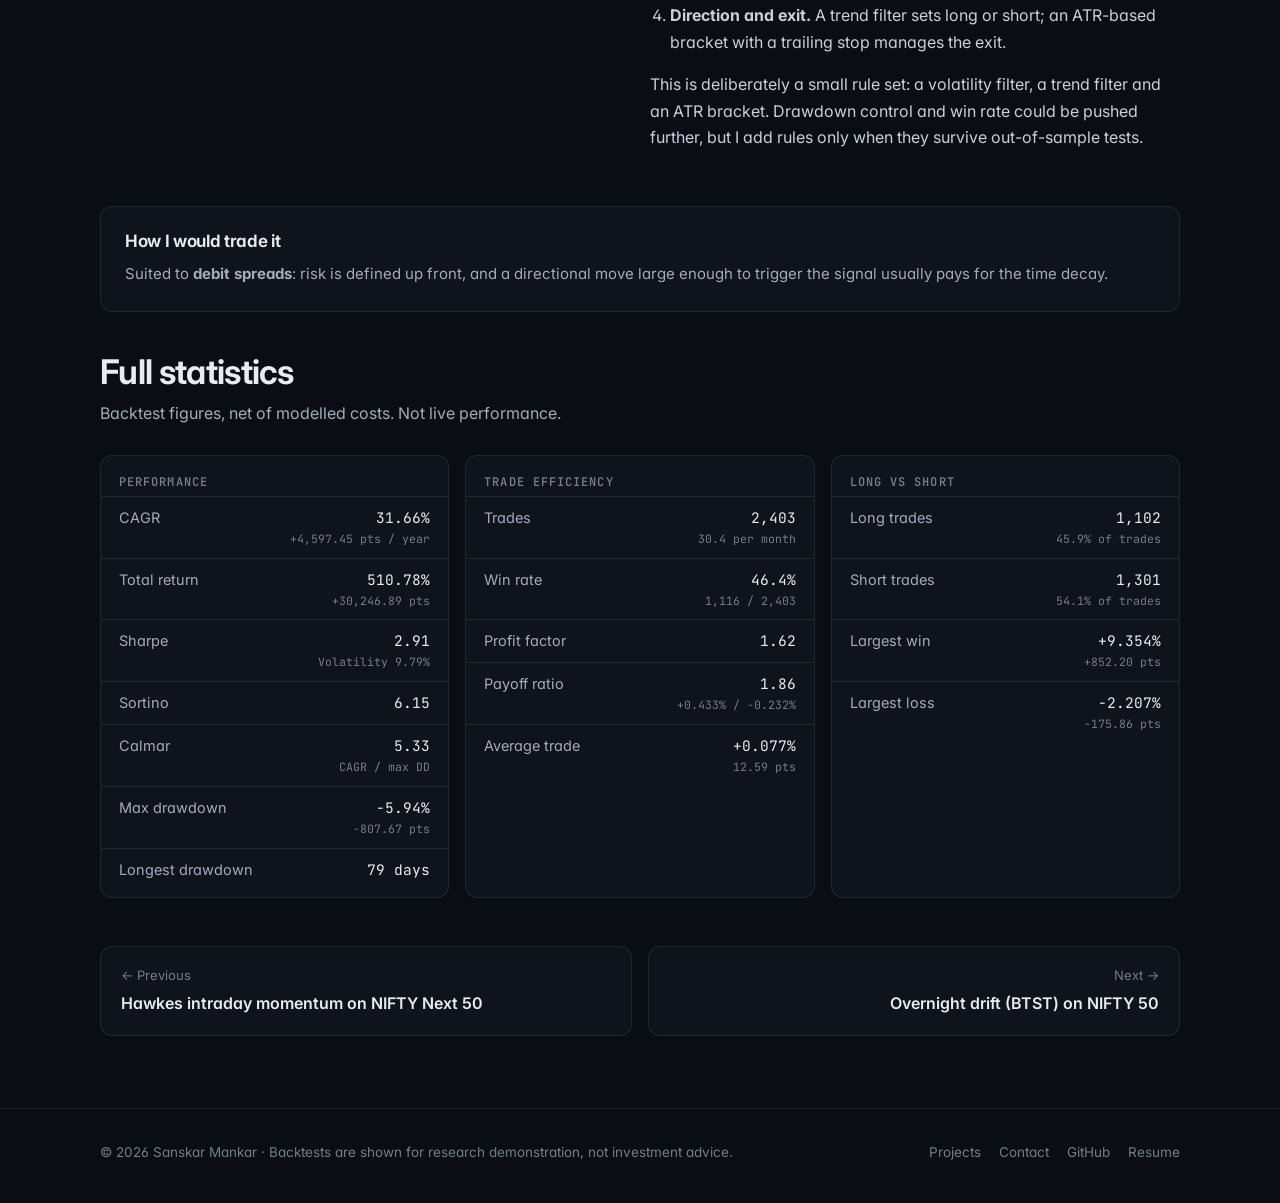
<file: project/project_2.html>
<!DOCTYPE html>
<html lang="en">
<head>
<meta charset="utf-8">
<meta name="viewport" content="width=device-width, initial-scale=1">
<title>Hawkes intraday momentum on NIFTY 50 | Sanskar Mankar</title>
<meta name="description" content="Intraday long/short NIFTY 50 strategy filtering for volatility clusters: 31.7% CAGR, Sharpe 2.91, max drawdown -5.9% (backtest).">
<meta property="og:type" content="article">
<meta property="og:title" content="Hawkes intraday momentum on NIFTY 50">
<meta property="og:description" content="Intraday long/short NIFTY 50 strategy filtering for volatility clusters: 31.7% CAGR, Sharpe 2.91, max drawdown -5.9% (backtest).">
<meta property="og:url" content="https://sanskarmankar.github.io/Portfolio/project/project_2.html">
<meta property="og:image" content="https://sanskarmankar.github.io/Portfolio/assets/img/chart-nifty50.webp">
<meta name="twitter:card" content="summary_large_image">
<meta name="theme-color" content="#0a0d13">
<link rel="icon" href="../assets/favicon.svg" type="image/svg+xml">
<link rel="preconnect" href="https://fonts.googleapis.com">
<link rel="preconnect" href="https://fonts.gstatic.com" crossorigin>
<link href="https://fonts.googleapis.com/css2?family=Inter:wght@400..700&family=JetBrains+Mono:wght@500..700&display=swap" rel="stylesheet">
<link rel="stylesheet" href="../assets/css/site.css">
</head>
<body>
<a class="skip" href="#main">Skip to content</a>
<header class="site-header">
 <div class="wrap">
  <a class="brand" href="../index.html"><b>Sanskar Mankar</b><span>Quant Researcher</span></a>
  <button class="menu-btn" aria-label="Open menu" aria-expanded="false" aria-controls="nav"><svg width="20" height="20" viewBox="0 0 24 24" fill="none" stroke="currentColor" stroke-width="2" stroke-linecap="round"><path d="M4 7h16M4 12h16M4 17h16"/></svg></button>
  <nav id="nav" class="nav" aria-label="Main">
   <a href="../project.html" aria-current="page">Projects</a>
   <a href="../project/option-lab.html">Option Lab</a>
   <a href="../index.html#journey">Journey</a>
   <a href="../contact.html">Contact</a>
   <a class="btn btn-primary btn-sm" href="../Sanskar_Mankar_Quant_Resume.pdf" target="_blank" rel="noopener">Resume</a>
  </nav>
 </div>
</header>
<main id="main">
<div class="p-hero">
 <div class="wrap">
  <a class="crumb" href="../project.html"><svg viewBox="0 0 24 24" fill="none" stroke="currentColor" stroke-width="2" stroke-linecap="round" stroke-linejoin="round"><path d="M19 12H5M11 19l-7-7 7-7"/></svg>All projects</a>
  <div class="chips" style="margin-bottom:16px"><span class="chip accent"><span class=dot></span>Intraday · Long/Short</span><span class="chip">NIFTY 50</span><span class="chip">Hawkes process</span></div>
  <h1>Hawkes intraday momentum on NIFTY 50</h1>
  <p class="lead">The original intraday strategy: stay out of sideways markets, and ride the trend only when volatility deviates enough to signal a real move.</p>
  <div class="facts"><span>Instrument <b>NIFTY 50 index</b></span><span>Style <b>Intraday long/short</b></span><span>Period <b>2020 – 2026</b></span><span>Frequency <b>~30 trades / month</b></span><span>Built with <b>Python</b></span></div>
 </div>
</div>

<div class="wrap">
 <figure class="card figure"><img src="../assets/img/chart-nifty50.webp" alt="Equity curve of the NIFTY 50 intraday strategy against buy and hold, 2020 to 2026, with drawdown panel" width="1190" height="690" fetchpriority="high"><figcaption>Equity curve and drawdown from the backtest. Click to enlarge.</figcaption></figure>
 <div class="big-metrics"><div class="card"><div class="v pos">31.66%</div><div class="k">CAGR</div><div class="s">+4,597 pts / year</div></div><div class="card"><div class="v neg">−5.94%</div><div class="k">Max drawdown</div><div class="s">−807.67 pts</div></div><div class="card"><div class="v ">2.91</div><div class="k">Sharpe ratio</div><div class="s">9.79% volatility</div></div><div class="card"><div class="v pos">510.8%</div><div class="k">Total return</div><div class="s">+30,247 pts</div></div></div>
</div>

<section style="padding-bottom:40px">
 <div class="wrap two-col" style="align-items:start">
  <div class="prose"><h2>Thesis</h2><p>Intraday direction depends on volatility. The idea is simple: measure how far volatility deviates from normal. When the deviation crosses a threshold, treat it as a genuine opportunity and ride the trend. When volatility is low and unchanged, stay out, even if the market looks like it is trending.</p>
<p>That one filter removes most of the sideways chop that kills intraday trend systems.</p></div>
  <div class="prose"><h2>Method</h2>
<ol>
 <li><b>Bar energy.</b> Each bar's range is normalised by its recent volatility and squared, so a bar scores high only when it is unusually active <i>for that moment</i>.</li>
 <li><b>Hawkes intensity.</b> Energy feeds an exponential-decay accumulator, <code>λ<sub>t</sub> = κ · Σ e<sup>−κ(t−s)</sup> x<sub>s</sub></code>. Bursts of activity excite λ; quiet bars let it decay.</li>
 <li><b>Trade the jump.</b> A position opens only when the change in λ exceeds a threshold taken from an expanding quantile of the day so far. The threshold never sees future bars.</li>
 <li><b>Direction and exit.</b> A trend filter sets long or short; an ATR-based bracket with a trailing stop manages the exit.</li>
</ol><p>This is deliberately a small rule set: a volatility filter, a trend filter and an ATR bracket. Drawdown control and win rate could be pushed further, but I add rules only when they survive out-of-sample tests.</p></div>
 </div>
</section>

<section style="padding-top:0;padding-bottom:40px">
 <div class="wrap">
  <div class="card panel"><h3>How I would trade it</h3><p>Suited to <b>debit spreads</b>: risk is defined up front, and a directional move large enough to trigger the signal usually pays for the time decay.</p></div>
 </div>
</section>

<section style="padding-top:0">
 <div class="wrap">
  <div class="section-head"><div><h2>Full statistics</h2><p>Backtest figures, net of modelled costs. Not live performance.</p></div></div>
  <div class="stats"><div class="card"><h3>Performance</h3><dl><div class="row"><dt>CAGR</dt><dd>31.66%<small>+4,597.45 pts / year</small></dd></div><div class="row"><dt>Total return</dt><dd>510.78%<small>+30,246.89 pts</small></dd></div><div class="row"><dt>Sharpe</dt><dd>2.91<small>Volatility 9.79%</small></dd></div><div class="row"><dt>Sortino</dt><dd>6.15</dd></div><div class="row"><dt>Calmar</dt><dd>5.33<small>CAGR / max DD</small></dd></div><div class="row"><dt>Max drawdown</dt><dd>−5.94%<small>−807.67 pts</small></dd></div><div class="row"><dt>Longest drawdown</dt><dd>79 days</dd></div></dl></div><div class="card"><h3>Trade efficiency</h3><dl><div class="row"><dt>Trades</dt><dd>2,403<small>30.4 per month</small></dd></div><div class="row"><dt>Win rate</dt><dd>46.4%<small>1,116 / 2,403</small></dd></div><div class="row"><dt>Profit factor</dt><dd>1.62</dd></div><div class="row"><dt>Payoff ratio</dt><dd>1.86<small>+0.433% / −0.232%</small></dd></div><div class="row"><dt>Average trade</dt><dd>+0.077%<small>12.59 pts</small></dd></div></dl></div><div class="card"><h3>Long vs short</h3><dl><div class="row"><dt>Long trades</dt><dd>1,102<small>45.9% of trades</small></dd></div><div class="row"><dt>Short trades</dt><dd>1,301<small>54.1% of trades</small></dd></div><div class="row"><dt>Largest win</dt><dd>+9.354%<small>+852.20 pts</small></dd></div><div class="row"><dt>Largest loss</dt><dd>−2.207%<small>−175.86 pts</small></dd></div></dl></div></div>
  <div style="margin-top:48px"><div class="pager"><a class="card" href="project_4.html"><small>← Previous</small><b>Hawkes intraday momentum on NIFTY Next 50</b></a><a class="card next" href="project_1.html"><small>Next →</small><b>Overnight drift (BTST) on NIFTY 50</b></a></div></div>
 </div>
</section>
</main>
<footer class="site-footer">
 <div class="wrap">
  <span>© 2026 Sanskar Mankar · Backtests are shown for research demonstration, not investment advice.</span>
  <nav aria-label="Footer"><a href="../project.html">Projects</a><a href="../contact.html">Contact</a><a href="https://github.com/sanskarmankar" target="_blank" rel="noopener">GitHub</a><a href="../Sanskar_Mankar_Quant_Resume.pdf" target="_blank" rel="noopener">Resume</a></nav>
 </div>
</footer>
<script src="../assets/js/site.js" defer></script>
</body>
</html>
</file>
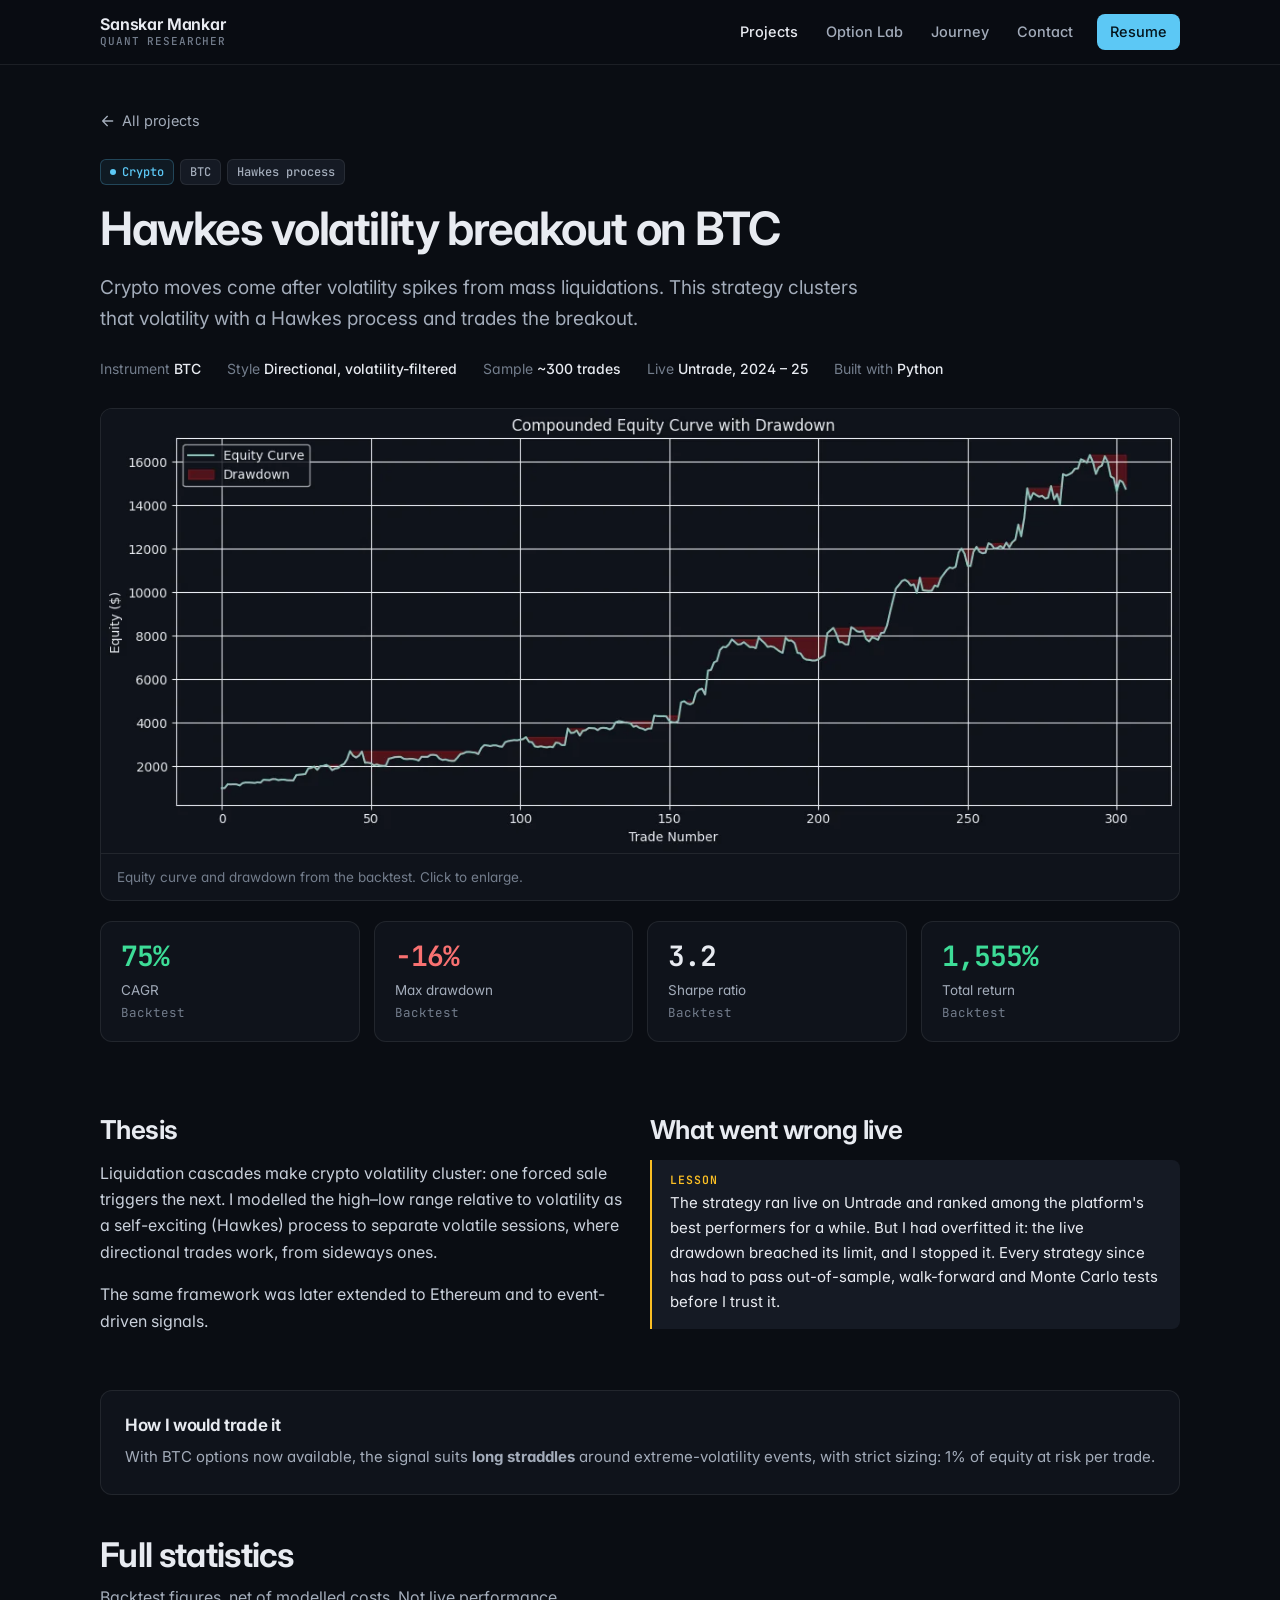
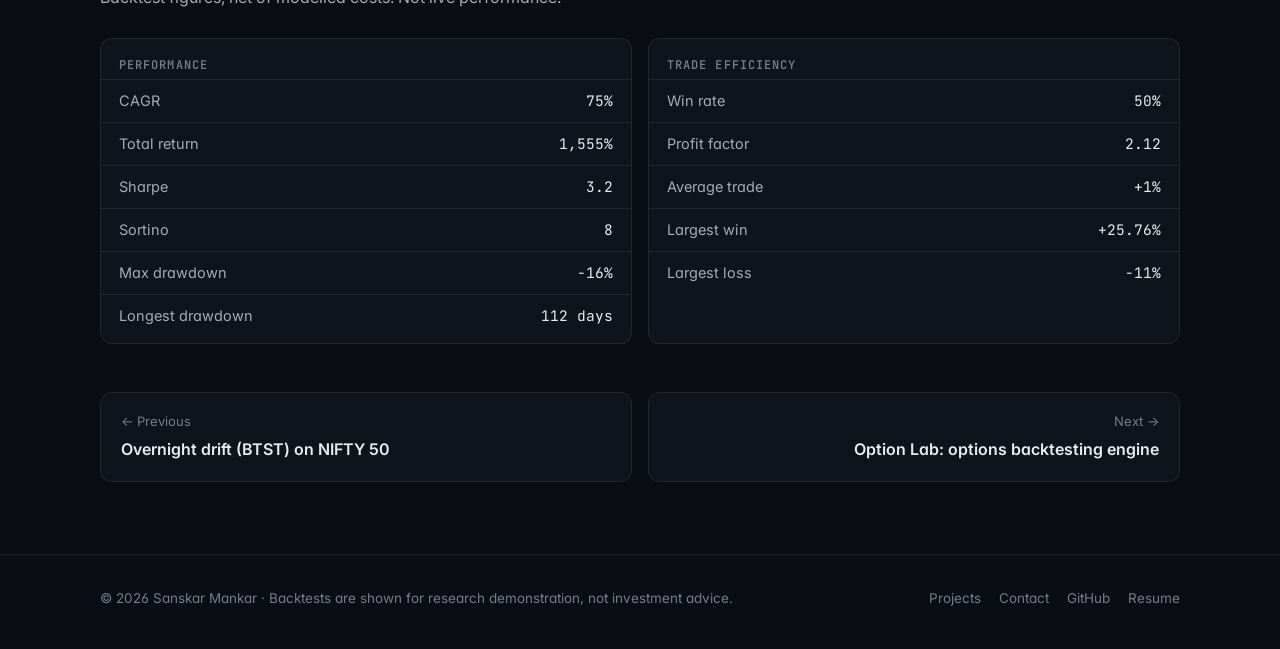
<file: project/project_3.html>
<!DOCTYPE html>
<html lang="en">
<head>
<meta charset="utf-8">
<meta name="viewport" content="width=device-width, initial-scale=1">
<title>Hawkes volatility breakout on BTC | Sanskar Mankar</title>
<meta name="description" content="Hawkes-process BTC strategy trading volatility clusters from liquidation cascades. Ran live on Untrade; lessons on overfitting.">
<meta property="og:type" content="article">
<meta property="og:title" content="Hawkes volatility breakout on BTC">
<meta property="og:description" content="Hawkes-process BTC strategy trading volatility clusters from liquidation cascades. Ran live on Untrade; lessons on overfitting.">
<meta property="og:url" content="https://sanskarmankar.github.io/Portfolio/project/project_3.html">
<meta property="og:image" content="https://sanskarmankar.github.io/Portfolio/assets/img/chart-btc.webp">
<meta name="twitter:card" content="summary_large_image">
<meta name="theme-color" content="#0a0d13">
<link rel="icon" href="../assets/favicon.svg" type="image/svg+xml">
<link rel="preconnect" href="https://fonts.googleapis.com">
<link rel="preconnect" href="https://fonts.gstatic.com" crossorigin>
<link href="https://fonts.googleapis.com/css2?family=Inter:wght@400..700&family=JetBrains+Mono:wght@500..700&display=swap" rel="stylesheet">
<link rel="stylesheet" href="../assets/css/site.css">
</head>
<body>
<a class="skip" href="#main">Skip to content</a>
<header class="site-header">
 <div class="wrap">
  <a class="brand" href="../index.html"><b>Sanskar Mankar</b><span>Quant Researcher</span></a>
  <button class="menu-btn" aria-label="Open menu" aria-expanded="false" aria-controls="nav"><svg width="20" height="20" viewBox="0 0 24 24" fill="none" stroke="currentColor" stroke-width="2" stroke-linecap="round"><path d="M4 7h16M4 12h16M4 17h16"/></svg></button>
  <nav id="nav" class="nav" aria-label="Main">
   <a href="../project.html" aria-current="page">Projects</a>
   <a href="../project/option-lab.html">Option Lab</a>
   <a href="../index.html#journey">Journey</a>
   <a href="../contact.html">Contact</a>
   <a class="btn btn-primary btn-sm" href="../Sanskar_Mankar_Quant_Resume.pdf" target="_blank" rel="noopener">Resume</a>
  </nav>
 </div>
</header>
<main id="main">
<div class="p-hero">
 <div class="wrap">
  <a class="crumb" href="../project.html"><svg viewBox="0 0 24 24" fill="none" stroke="currentColor" stroke-width="2" stroke-linecap="round" stroke-linejoin="round"><path d="M19 12H5M11 19l-7-7 7-7"/></svg>All projects</a>
  <div class="chips" style="margin-bottom:16px"><span class="chip accent"><span class=dot></span>Crypto</span><span class="chip">BTC</span><span class="chip">Hawkes process</span></div>
  <h1>Hawkes volatility breakout on BTC</h1>
  <p class="lead">Crypto moves come after volatility spikes from mass liquidations. This strategy clusters that volatility with a Hawkes process and trades the breakout.</p>
  <div class="facts"><span>Instrument <b>BTC</b></span><span>Style <b>Directional, volatility-filtered</b></span><span>Sample <b>~300 trades</b></span><span>Live <b>Untrade, 2024 – 25</b></span><span>Built with <b>Python</b></span></div>
 </div>
</div>

<div class="wrap">
 <figure class="card figure"><img src="../assets/img/chart-btc.webp" alt="Compounded equity curve of the BTC strategy by trade number with drawdown shading" width="1189" height="490" fetchpriority="high"><figcaption>Equity curve and drawdown from the backtest. Click to enlarge.</figcaption></figure>
 <div class="big-metrics"><div class="card"><div class="v pos">75%</div><div class="k">CAGR</div><div class="s">Backtest</div></div><div class="card"><div class="v neg">−16%</div><div class="k">Max drawdown</div><div class="s">Backtest</div></div><div class="card"><div class="v ">3.2</div><div class="k">Sharpe ratio</div><div class="s">Backtest</div></div><div class="card"><div class="v pos">1,555%</div><div class="k">Total return</div><div class="s">Backtest</div></div></div>
</div>

<section style="padding-bottom:40px">
 <div class="wrap two-col" style="align-items:start">
  <div class="prose"><h2>Thesis</h2><p>Liquidation cascades make crypto volatility cluster: one forced sale triggers the next. I modelled the high–low range relative to volatility as a self-exciting (Hawkes) process to separate volatile sessions, where directional trades work, from sideways ones.</p>
<p>The same framework was later extended to Ethereum and to event-driven signals.</p></div>
  <div class="prose"><h2>What went wrong live</h2><div class="callout warn"><b>Lesson</b>The strategy ran live on Untrade and ranked among the platform's best performers for a while. But I had overfitted it: the live drawdown breached its limit, and I stopped it. Every strategy since has had to pass out-of-sample, walk-forward and Monte Carlo tests before I trust it.</div></div>
 </div>
</section>

<section style="padding-top:0;padding-bottom:40px">
 <div class="wrap">
  <div class="card panel"><h3>How I would trade it</h3><p>With BTC options now available, the signal suits <b>long straddles</b> around extreme-volatility events, with strict sizing: 1% of equity at risk per trade.</p></div>
 </div>
</section>

<section style="padding-top:0">
 <div class="wrap">
  <div class="section-head"><div><h2>Full statistics</h2><p>Backtest figures, net of modelled costs. Not live performance.</p></div></div>
  <div class="stats two"><div class="card"><h3>Performance</h3><dl><div class="row"><dt>CAGR</dt><dd>75%</dd></div><div class="row"><dt>Total return</dt><dd>1,555%</dd></div><div class="row"><dt>Sharpe</dt><dd>3.2</dd></div><div class="row"><dt>Sortino</dt><dd>8</dd></div><div class="row"><dt>Max drawdown</dt><dd>−16%</dd></div><div class="row"><dt>Longest drawdown</dt><dd>112 days</dd></div></dl></div><div class="card"><h3>Trade efficiency</h3><dl><div class="row"><dt>Win rate</dt><dd>50%</dd></div><div class="row"><dt>Profit factor</dt><dd>2.12</dd></div><div class="row"><dt>Average trade</dt><dd>+1%</dd></div><div class="row"><dt>Largest win</dt><dd>+25.76%</dd></div><div class="row"><dt>Largest loss</dt><dd>−11%</dd></div></dl></div></div>
  <div style="margin-top:48px"><div class="pager"><a class="card" href="project_1.html"><small>← Previous</small><b>Overnight drift (BTST) on NIFTY 50</b></a><a class="card next" href="option-lab.html"><small>Next →</small><b>Option Lab: options backtesting engine</b></a></div></div>
 </div>
</section>
</main>
<footer class="site-footer">
 <div class="wrap">
  <span>© 2026 Sanskar Mankar · Backtests are shown for research demonstration, not investment advice.</span>
  <nav aria-label="Footer"><a href="../project.html">Projects</a><a href="../contact.html">Contact</a><a href="https://github.com/sanskarmankar" target="_blank" rel="noopener">GitHub</a><a href="../Sanskar_Mankar_Quant_Resume.pdf" target="_blank" rel="noopener">Resume</a></nav>
 </div>
</footer>
<script src="../assets/js/site.js" defer></script>
</body>
</html>
</file>
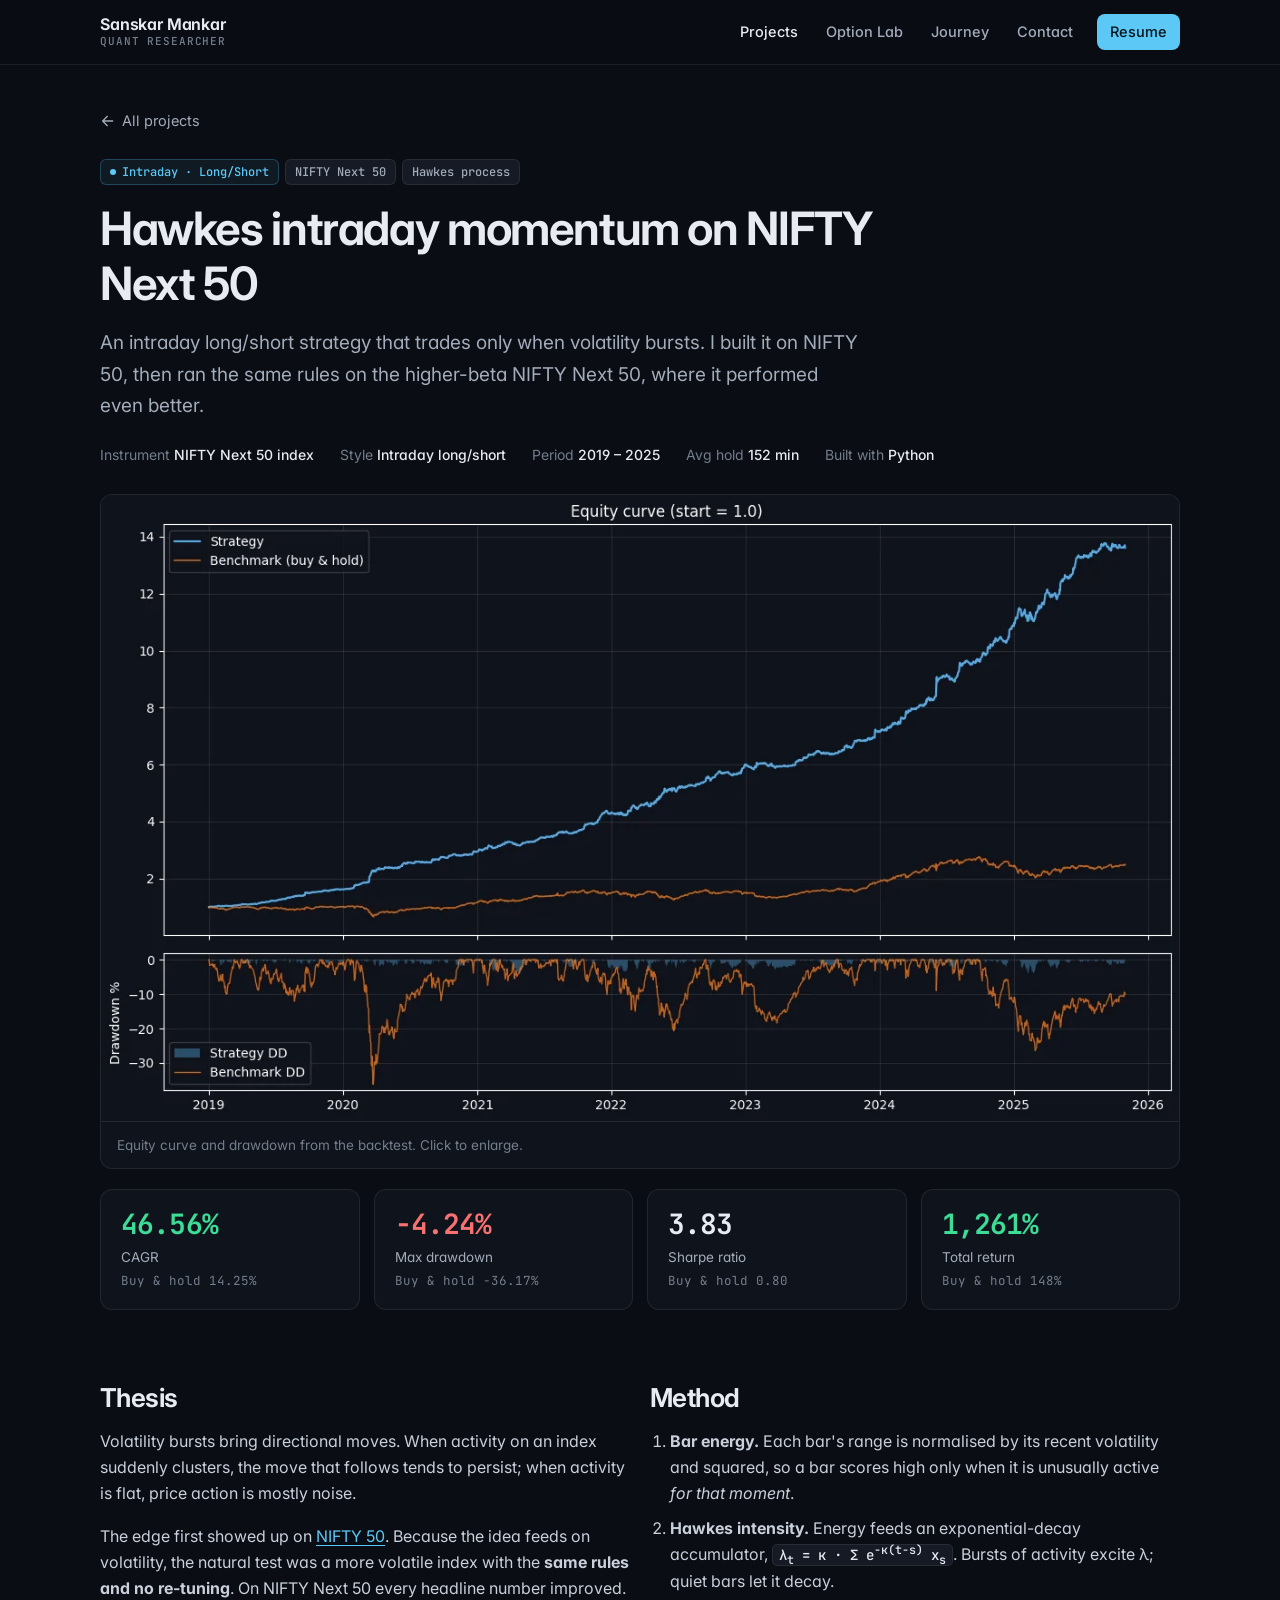
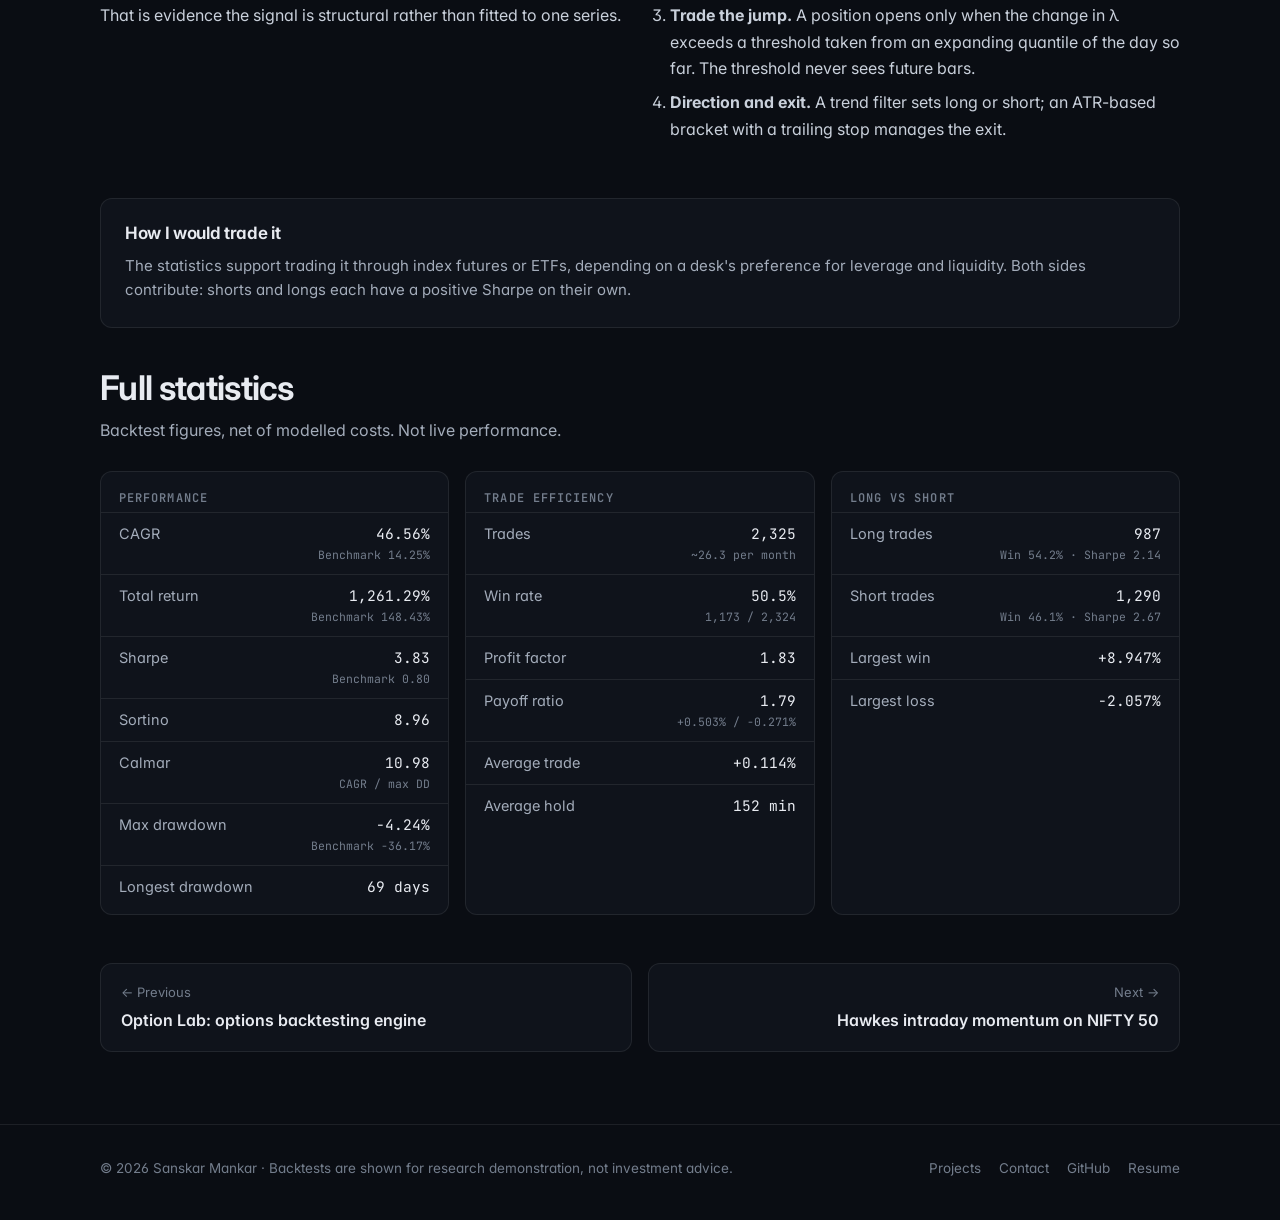
<file: project/project_4.html>
<!DOCTYPE html>
<html lang="en">
<head>
<meta charset="utf-8">
<meta name="viewport" content="width=device-width, initial-scale=1">
<title>Hawkes intraday momentum on NIFTY Next 50 | Sanskar Mankar</title>
<meta name="description" content="Intraday long/short NIFTY Next 50 strategy using a Hawkes-intensity volatility filter: 46.6% CAGR, Sharpe 3.83, max drawdown -4.2% (backtest).">
<meta property="og:type" content="article">
<meta property="og:title" content="Hawkes intraday momentum on NIFTY Next 50">
<meta property="og:description" content="Intraday long/short NIFTY Next 50 strategy using a Hawkes-intensity volatility filter: 46.6% CAGR, Sharpe 3.83, max drawdown -4.2% (backtest).">
<meta property="og:url" content="https://sanskarmankar.github.io/Portfolio/project/project_4.html">
<meta property="og:image" content="https://sanskarmankar.github.io/Portfolio/assets/img/chart-niftyjr.webp">
<meta name="twitter:card" content="summary_large_image">
<meta name="theme-color" content="#0a0d13">
<link rel="icon" href="../assets/favicon.svg" type="image/svg+xml">
<link rel="preconnect" href="https://fonts.googleapis.com">
<link rel="preconnect" href="https://fonts.gstatic.com" crossorigin>
<link href="https://fonts.googleapis.com/css2?family=Inter:wght@400..700&family=JetBrains+Mono:wght@500..700&display=swap" rel="stylesheet">
<link rel="stylesheet" href="../assets/css/site.css">
</head>
<body>
<a class="skip" href="#main">Skip to content</a>
<header class="site-header">
 <div class="wrap">
  <a class="brand" href="../index.html"><b>Sanskar Mankar</b><span>Quant Researcher</span></a>
  <button class="menu-btn" aria-label="Open menu" aria-expanded="false" aria-controls="nav"><svg width="20" height="20" viewBox="0 0 24 24" fill="none" stroke="currentColor" stroke-width="2" stroke-linecap="round"><path d="M4 7h16M4 12h16M4 17h16"/></svg></button>
  <nav id="nav" class="nav" aria-label="Main">
   <a href="../project.html" aria-current="page">Projects</a>
   <a href="../project/option-lab.html">Option Lab</a>
   <a href="../index.html#journey">Journey</a>
   <a href="../contact.html">Contact</a>
   <a class="btn btn-primary btn-sm" href="../Sanskar_Mankar_Quant_Resume.pdf" target="_blank" rel="noopener">Resume</a>
  </nav>
 </div>
</header>
<main id="main">
<div class="p-hero">
 <div class="wrap">
  <a class="crumb" href="../project.html"><svg viewBox="0 0 24 24" fill="none" stroke="currentColor" stroke-width="2" stroke-linecap="round" stroke-linejoin="round"><path d="M19 12H5M11 19l-7-7 7-7"/></svg>All projects</a>
  <div class="chips" style="margin-bottom:16px"><span class="chip accent"><span class=dot></span>Intraday · Long/Short</span><span class="chip">NIFTY Next 50</span><span class="chip">Hawkes process</span></div>
  <h1>Hawkes intraday momentum on NIFTY Next 50</h1>
  <p class="lead">An intraday long/short strategy that trades only when volatility bursts. I built it on NIFTY 50, then ran the same rules on the higher-beta NIFTY Next 50, where it performed even better.</p>
  <div class="facts"><span>Instrument <b>NIFTY Next 50 index</b></span><span>Style <b>Intraday long/short</b></span><span>Period <b>2019 – 2025</b></span><span>Avg hold <b>152 min</b></span><span>Built with <b>Python</b></span></div>
 </div>
</div>

<div class="wrap">
 <figure class="card figure"><img src="../assets/img/chart-niftyjr.webp" alt="Equity curve of the strategy against NIFTY Next 50 buy and hold, 2019 to 2025, with drawdown panel" width="1189" height="690" fetchpriority="high"><figcaption>Equity curve and drawdown from the backtest. Click to enlarge.</figcaption></figure>
 <div class="big-metrics"><div class="card"><div class="v pos">46.56%</div><div class="k">CAGR</div><div class="s">Buy & hold 14.25%</div></div><div class="card"><div class="v neg">−4.24%</div><div class="k">Max drawdown</div><div class="s">Buy & hold −36.17%</div></div><div class="card"><div class="v ">3.83</div><div class="k">Sharpe ratio</div><div class="s">Buy & hold 0.80</div></div><div class="card"><div class="v pos">1,261%</div><div class="k">Total return</div><div class="s">Buy & hold 148%</div></div></div>
</div>

<section style="padding-bottom:40px">
 <div class="wrap two-col" style="align-items:start">
  <div class="prose"><h2>Thesis</h2><p>Volatility bursts bring directional moves. When activity on an index suddenly clusters, the move that follows tends to persist; when activity is flat, price action is mostly noise.</p>
<p>The edge first showed up on <a href="project_2.html">NIFTY 50</a>. Because the idea feeds on volatility, the natural test was a more volatile index with the <b>same rules and no re-tuning</b>. On NIFTY Next 50 every headline number improved. That is evidence the signal is structural rather than fitted to one series.</p></div>
  <div class="prose"><h2>Method</h2>
<ol>
 <li><b>Bar energy.</b> Each bar's range is normalised by its recent volatility and squared, so a bar scores high only when it is unusually active <i>for that moment</i>.</li>
 <li><b>Hawkes intensity.</b> Energy feeds an exponential-decay accumulator, <code>λ<sub>t</sub> = κ · Σ e<sup>−κ(t−s)</sup> x<sub>s</sub></code>. Bursts of activity excite λ; quiet bars let it decay.</li>
 <li><b>Trade the jump.</b> A position opens only when the change in λ exceeds a threshold taken from an expanding quantile of the day so far. The threshold never sees future bars.</li>
 <li><b>Direction and exit.</b> A trend filter sets long or short; an ATR-based bracket with a trailing stop manages the exit.</li>
</ol></div>
 </div>
</section>

<section style="padding-top:0;padding-bottom:40px">
 <div class="wrap">
  <div class="card panel"><h3>How I would trade it</h3><p>The statistics support trading it through index futures or ETFs, depending on a desk's preference for leverage and liquidity. Both sides contribute: shorts and longs each have a positive Sharpe on their own.</p></div>
 </div>
</section>

<section style="padding-top:0">
 <div class="wrap">
  <div class="section-head"><div><h2>Full statistics</h2><p>Backtest figures, net of modelled costs. Not live performance.</p></div></div>
  <div class="stats"><div class="card"><h3>Performance</h3><dl><div class="row"><dt>CAGR</dt><dd>46.56%<small>Benchmark 14.25%</small></dd></div><div class="row"><dt>Total return</dt><dd>1,261.29%<small>Benchmark 148.43%</small></dd></div><div class="row"><dt>Sharpe</dt><dd>3.83<small>Benchmark 0.80</small></dd></div><div class="row"><dt>Sortino</dt><dd>8.96</dd></div><div class="row"><dt>Calmar</dt><dd>10.98<small>CAGR / max DD</small></dd></div><div class="row"><dt>Max drawdown</dt><dd>−4.24%<small>Benchmark −36.17%</small></dd></div><div class="row"><dt>Longest drawdown</dt><dd>69 days</dd></div></dl></div><div class="card"><h3>Trade efficiency</h3><dl><div class="row"><dt>Trades</dt><dd>2,325<small>~26.3 per month</small></dd></div><div class="row"><dt>Win rate</dt><dd>50.5%<small>1,173 / 2,324</small></dd></div><div class="row"><dt>Profit factor</dt><dd>1.83</dd></div><div class="row"><dt>Payoff ratio</dt><dd>1.79<small>+0.503% / −0.271%</small></dd></div><div class="row"><dt>Average trade</dt><dd>+0.114%</dd></div><div class="row"><dt>Average hold</dt><dd>152 min</dd></div></dl></div><div class="card"><h3>Long vs short</h3><dl><div class="row"><dt>Long trades</dt><dd>987<small>Win 54.2% · Sharpe 2.14</small></dd></div><div class="row"><dt>Short trades</dt><dd>1,290<small>Win 46.1% · Sharpe 2.67</small></dd></div><div class="row"><dt>Largest win</dt><dd>+8.947%</dd></div><div class="row"><dt>Largest loss</dt><dd>−2.057%</dd></div></dl></div></div>
  <div style="margin-top:48px"><div class="pager"><a class="card" href="option-lab.html"><small>← Previous</small><b>Option Lab: options backtesting engine</b></a><a class="card next" href="project_2.html"><small>Next →</small><b>Hawkes intraday momentum on NIFTY 50</b></a></div></div>
 </div>
</section>
</main>
<footer class="site-footer">
 <div class="wrap">
  <span>© 2026 Sanskar Mankar · Backtests are shown for research demonstration, not investment advice.</span>
  <nav aria-label="Footer"><a href="../project.html">Projects</a><a href="../contact.html">Contact</a><a href="https://github.com/sanskarmankar" target="_blank" rel="noopener">GitHub</a><a href="../Sanskar_Mankar_Quant_Resume.pdf" target="_blank" rel="noopener">Resume</a></nav>
 </div>
</footer>
<script src="../assets/js/site.js" defer></script>
</body>
</html>
</file>
<file: assets/css/site.css>
/* Sanskar Mankar portfolio - one hand-written stylesheet shared by every page (no build step, no CDN). */

:root {
  --bg: #0a0d13;
  --surface: #0f131b;          /* same as the dark chart background, so charts sit flush in cards */
  --surface-2: #151a24;
  --surface-3: #1c2230;
  --line: rgba(255, 255, 255, .08);
  --line-strong: rgba(255, 255, 255, .16);
  --text: #e8ebf1;
  --muted: #a3acba;
  --faint: #737d8c;
  --accent: #5cc8f5;           /* matches the strategy line in the equity charts */
  --accent-ink: #04141c;
  --pos: #3ddc97;
  --neg: #f87171;
  --warn: #fbbf24;
  --radius: 12px;
  --radius-sm: 8px;
  --max: 1120px;
  --sans: "Inter", ui-sans-serif, system-ui, -apple-system, "Segoe UI", sans-serif;
  --mono: "JetBrains Mono", ui-monospace, SFMono-Regular, Menlo, monospace;
  color-scheme: dark;
}

*, *::before, *::after { box-sizing: border-box; }
html { scroll-behavior: smooth; -webkit-text-size-adjust: 100%; }
body {
  margin: 0; background: var(--bg); color: var(--text);
  font: 400 16px/1.65 var(--sans); -webkit-font-smoothing: antialiased;
  font-feature-settings: "cv11", "ss01";
}
img { max-width: 100%; height: auto; display: block; }
a { color: inherit; text-decoration: none; }
p { margin: 0 0 1em; }
h1, h2, h3, h4 { margin: 0; line-height: 1.2; letter-spacing: -.02em; font-weight: 650; }
ul { margin: 0; padding: 0; }
:focus-visible { outline: 2px solid var(--accent); outline-offset: 3px; border-radius: 4px; }
::selection { background: rgba(92, 200, 245, .3); }
@media (prefers-reduced-motion: reduce) { html { scroll-behavior: auto; } * { transition: none !important; } }

.wrap { width: 100%; max-width: var(--max); margin: 0 auto; padding: 0 20px; }
.skip { position: absolute; left: -999px; top: 8px; background: var(--accent); color: var(--accent-ink); padding: 8px 12px; border-radius: 6px; z-index: 100; }
.skip:focus { left: 8px; }
.mono, .num { font-family: var(--mono); font-variant-numeric: tabular-nums slashed-zero; }
.muted { color: var(--muted); }
.faint { color: var(--faint); }
.pos { color: var(--pos); }
.neg { color: var(--neg); }

/* ---------- header ---------- */
.site-header {
  position: sticky; top: 0; z-index: 50;
  background: rgba(10, 13, 19, .82); backdrop-filter: saturate(140%) blur(14px); -webkit-backdrop-filter: saturate(140%) blur(14px);
  border-bottom: 1px solid var(--line);
}
.site-header .wrap { height: 64px; display: flex; align-items: center; justify-content: space-between; gap: 16px; }
.brand { display: flex; flex-direction: column; line-height: 1.15; }
.brand b { font-weight: 650; letter-spacing: -.01em; }
.brand span { font: 500 11px/1.4 var(--mono); color: var(--faint); text-transform: uppercase; letter-spacing: .08em; }
.nav { display: flex; align-items: center; gap: 4px; }
.nav a { padding: 8px 12px; border-radius: 8px; color: var(--muted); font-size: 14.5px; font-weight: 500; }
.nav a:hover { color: var(--text); background: var(--surface-2); }
.nav a[aria-current="page"] { color: var(--text); }
.nav .btn { margin-left: 8px; }
.nav a.btn-primary, .nav a.btn-primary:hover { color: var(--accent-ink); background: var(--accent); }
.nav a.btn-primary:hover { background: #8ad9fa; }
.menu-btn { display: none; background: none; border: 1px solid var(--line-strong); color: var(--text); border-radius: 8px; width: 40px; height: 40px; cursor: pointer; }
.menu-btn svg { margin: auto; }
@media (max-width: 760px) {
  .menu-btn { display: grid; place-items: center; }
  .nav { display: none; position: absolute; top: 64px; left: 0; right: 0; flex-direction: column; align-items: stretch;
         background: var(--bg); border-bottom: 1px solid var(--line); padding: 8px 20px 16px; }
  .nav.open { display: flex; }
  .nav a { padding: 12px; }
  .nav .btn { margin: 8px 0 0; justify-content: center; }
}

/* ---------- buttons, chips ---------- */
.btn {
  display: inline-flex; align-items: center; gap: 8px; height: 42px; padding: 0 18px;
  border-radius: 10px; font-weight: 600; font-size: 15px; border: 1px solid transparent; cursor: pointer;
  transition: background .15s, border-color .15s, color .15s, transform .15s;
}
.btn svg { width: 18px; height: 18px; flex: none; }
.btn-primary { background: var(--accent); color: var(--accent-ink); }
.btn-primary:hover { background: #8ad9fa; }
.btn-ghost { border-color: var(--line-strong); color: var(--text); background: transparent; }
.btn-ghost:hover { border-color: var(--accent); background: rgba(92, 200, 245, .06); }
.btn-sm { height: 36px; padding: 0 14px; font-size: 14px; }
.btn-row { display: flex; flex-wrap: wrap; gap: 10px; }

.chip { display: inline-flex; align-items: center; gap: 6px; font: 500 12px/1 var(--mono); color: var(--muted);
        padding: 6px 9px; border-radius: 6px; background: var(--surface-2); border: 1px solid var(--line); white-space: nowrap; }
.chip.accent { color: var(--accent); border-color: rgba(92, 200, 245, .25); background: rgba(92, 200, 245, .07); }
.chip .dot { width: 6px; height: 6px; border-radius: 50%; background: currentColor; }
.chips { display: flex; flex-wrap: wrap; gap: 6px; }

.eyebrow { font: 500 12.5px/1.4 var(--mono); color: var(--accent); text-transform: uppercase; letter-spacing: .09em; margin-bottom: 14px; }
.link-arrow { display: inline-flex; align-items: center; gap: 6px; color: var(--accent); font-weight: 600; font-size: 15px; }
.link-arrow svg { width: 16px; height: 16px; transition: transform .15s; }
a:hover .link-arrow svg, .link-arrow:hover svg { transform: translateX(3px); }

/* ---------- sections ---------- */
section { padding: 72px 0; }
.section-head { display: flex; align-items: end; justify-content: space-between; gap: 16px; margin-bottom: 28px; flex-wrap: wrap; }
.section-head h2 { font-size: clamp(26px, 3.2vw, 34px); }
.section-head p { color: var(--muted); margin: 8px 0 0; max-width: 620px; }
.divider { border-top: 1px solid var(--line); }

/* ---------- hero ---------- */
.hero { padding: 64px 0 40px; }
.hero-grid { display: grid; grid-template-columns: 1fr 260px; gap: 48px; align-items: center; }
.hero h1 { font-size: clamp(34px, 5.2vw, 54px); letter-spacing: -.035em; line-height: 1.07; font-weight: 700; max-width: 760px; }
.hero h1 em { font-style: normal; color: var(--accent); }
.hero .lead { font-size: clamp(17px, 1.6vw, 19px); color: var(--muted); max-width: 640px; margin: 20px 0 28px; }
.hero .proof { display: flex; flex-wrap: wrap; gap: 8px 22px; margin-top: 28px; color: var(--faint); font-size: 14px; }
.hero .proof b { color: var(--text); font-weight: 600; font-family: var(--mono); }
.portrait { border-radius: 18px; overflow: hidden; border: 1px solid var(--line-strong); aspect-ratio: 1; background: var(--surface-2); }
.portrait img { width: 100%; height: 100%; object-fit: cover; }
.portrait-cap { margin-top: 12px; font-size: 13.5px; color: var(--faint); text-align: center; }
@media (max-width: 860px) {
  .hero { padding-top: 40px; }
  .hero-grid { grid-template-columns: 1fr; gap: 28px; }
  .hero-side { order: -1; display: flex; align-items: center; gap: 14px; }
  .portrait { width: 72px; border-radius: 50%; }
  .portrait-cap { margin: 0; text-align: left; }
}

/* ---------- cards ---------- */
.card { background: var(--surface); border: 1px solid var(--line); border-radius: var(--radius); }
a.card, .card-link { transition: border-color .2s, transform .2s, background .2s; }
a.card:hover { border-color: rgba(92, 200, 245, .45); transform: translateY(-2px); }

/* featured project: chart left, story right */
.feature { display: grid; grid-template-columns: 1.35fr 1fr; overflow: hidden; }
.feature + .feature { margin-top: 20px; }
.feature .media { background: var(--surface); border-right: 1px solid var(--line); display: flex; align-items: center; }
.feature .media img { width: 100%; }
.feature .media.shot { background: #0e1117; padding: 18px; }
.feature .media.shot img { border-radius: 8px; border: 1px solid var(--line); }
.feature .body { padding: 30px; display: flex; flex-direction: column; gap: 14px; }
.feature h3 { font-size: 25px; }
.feature p { color: var(--muted); margin: 0; }
.feature .foot { margin-top: auto; padding-top: 6px; display: flex; flex-wrap: wrap; align-items: center; gap: 18px; }
@media (max-width: 900px) {
  .feature { grid-template-columns: 1fr; }
  .feature .media { border-right: 0; border-bottom: 1px solid var(--line); }
  .feature .body { padding: 22px; }
}

/* metric strip */
.metrics { display: grid; grid-template-columns: repeat(4, 1fr); border: 1px solid var(--line); border-radius: 10px; overflow: hidden; }
.metrics.three { grid-template-columns: repeat(3, 1fr); }
.metric { padding: 12px 14px; border-right: 1px solid var(--line); background: rgba(255, 255, 255, .015); }
.metric:last-child { border-right: 0; }
.metric .v { font: 650 19px/1.2 var(--mono); font-variant-numeric: tabular-nums; letter-spacing: -.02em; }
.metric .k { font-size: 12px; color: var(--faint); margin-top: 4px; }
@media (max-width: 520px) {
  .metrics { grid-template-columns: repeat(2, 1fr); }
  .metrics .metric:nth-child(2) { border-right: 0; }
  .metrics .metric:nth-child(-n+2) { border-bottom: 1px solid var(--line); }
  .metrics.three { grid-template-columns: repeat(3, 1fr); }
  .metrics.three .metric { border-bottom: 0; border-right: 1px solid var(--line); }
  .metrics.three .metric:last-child { border-right: 0; }
  .metric .v { font-size: 17px; }
}

/* project grid */
.grid { display: grid; gap: 20px; }
.grid-3 { grid-template-columns: repeat(3, 1fr); }
.grid-2 { grid-template-columns: repeat(2, 1fr); }
@media (max-width: 960px) { .grid-3 { grid-template-columns: repeat(2, 1fr); } }
@media (max-width: 640px) { .grid-3, .grid-2 { grid-template-columns: 1fr; } }
.pcard { display: flex; flex-direction: column; overflow: hidden; }
.pcard .thumb { aspect-ratio: 16 / 9; overflow: hidden; border-bottom: 1px solid var(--line); background: var(--surface); }
.pcard .thumb img { width: 100%; height: 100%; object-fit: cover; object-position: center 40%; }
.pcard .thumb.shot img { object-position: top left; }
.pcard .body { padding: 20px; display: flex; flex-direction: column; gap: 12px; flex: 1; }
.pcard h3 { font-size: 19px; }
.pcard p { color: var(--muted); font-size: 15px; margin: 0; }
.pcard .foot { margin-top: auto; padding-top: 4px; }

/* "how I validate" */
.pillars { display: grid; grid-template-columns: repeat(4, 1fr); gap: 16px; }
@media (max-width: 960px) { .pillars { grid-template-columns: repeat(2, 1fr); } }
@media (max-width: 560px) { .pillars { grid-template-columns: 1fr; } }
.pillar { padding: 22px; }
.pillar .ic { width: 36px; height: 36px; border-radius: 9px; display: grid; place-items: center; background: rgba(92, 200, 245, .09); color: var(--accent); margin-bottom: 14px; }
.pillar .ic svg { width: 19px; height: 19px; }
.pillar h3 { font-size: 16.5px; margin-bottom: 8px; }
.pillar p { color: var(--muted); font-size: 14.5px; margin: 0; }

/* timeline */
.timeline { position: relative; display: grid; gap: 0; }
.tl-item { display: grid; grid-template-columns: 170px 1fr; gap: 28px; padding: 26px 0; border-top: 1px solid var(--line); }
.tl-item:last-child { border-bottom: 1px solid var(--line); }
.tl-when { font: 500 13px/1.5 var(--mono); color: var(--faint); }
.tl-when b { display: block; color: var(--text); font: 600 15px/1.4 var(--sans); margin-top: 2px; }
.tl-item h3 { font-size: 18px; margin-bottom: 6px; }
.tl-item p { color: var(--muted); margin: 0 0 10px; }
.tl-item ul { list-style: none; display: grid; gap: 6px; color: var(--muted); font-size: 15px; }
.tl-item li { position: relative; padding-left: 16px; }
.tl-item li::before { content: ""; position: absolute; left: 0; top: .72em; width: 6px; height: 1.5px; background: var(--accent); }
@media (max-width: 640px) { .tl-item { grid-template-columns: 1fr; gap: 8px; } }

.callout { border-left: 2px solid var(--accent); background: var(--surface-2); padding: 14px 18px; border-radius: 0 8px 8px 0; color: var(--text); font-size: 15px; margin-top: 12px; }
.callout b { font: 600 11.5px/1 var(--mono); color: var(--accent); letter-spacing: .08em; text-transform: uppercase; display: block; margin-bottom: 6px; }
.callout.warn { border-color: var(--warn); }
.callout.warn b { color: var(--warn); }

/* CTA band */
.cta { padding: 40px; display: flex; align-items: center; justify-content: space-between; gap: 24px; flex-wrap: wrap;
       background: radial-gradient(600px 200px at 85% 0%, rgba(92, 200, 245, .12), transparent 70%), var(--surface); }
.cta h2 { font-size: clamp(24px, 3vw, 30px); margin-bottom: 6px; }
.cta p { color: var(--muted); margin: 0; }
@media (max-width: 560px) { .cta { padding: 24px; } }

/* footer */
.site-footer { border-top: 1px solid var(--line); padding: 32px 0 40px; color: var(--faint); font-size: 13.5px; }
.site-footer .wrap { display: flex; flex-wrap: wrap; gap: 14px 28px; justify-content: space-between; align-items: center; }
.site-footer nav { display: flex; gap: 18px; flex-wrap: wrap; }
.site-footer a:hover { color: var(--text); }

/* ---------- project detail pages ---------- */
.crumb { display: inline-flex; align-items: center; gap: 6px; color: var(--muted); font-size: 14.5px; margin-bottom: 26px; }
.crumb:hover { color: var(--text); }
.crumb svg { width: 16px; height: 16px; }
.p-hero { padding: 44px 0 28px; }
.p-hero h1 { font-size: clamp(30px, 4.4vw, 46px); letter-spacing: -.03em; max-width: 860px; }
.p-hero .lead { font-size: clamp(17px, 1.6vw, 19px); color: var(--muted); max-width: 760px; margin: 16px 0 22px; }
.facts { display: flex; flex-wrap: wrap; gap: 10px 26px; font-size: 14px; color: var(--faint); }
.facts b { color: var(--text); font-weight: 500; }

.figure { margin: 0; overflow: hidden; }
.figure img { width: 100%; cursor: zoom-in; }
.figure figcaption { padding: 12px 16px; font-size: 13.5px; color: var(--faint); border-top: 1px solid var(--line); }
.figure.shot { background: #0e1117; }

.big-metrics { display: grid; grid-template-columns: repeat(4, 1fr); gap: 14px; margin-top: 20px; }
.big-metrics .card { padding: 18px 20px; }
.big-metrics .v { font: 650 28px/1.15 var(--mono); letter-spacing: -.03em; font-variant-numeric: tabular-nums; }
.big-metrics .k { color: var(--muted); font-size: 13.5px; margin-top: 6px; }
.big-metrics .s { color: var(--faint); font-size: 12.5px; font-family: var(--mono); margin-top: 2px; }
@media (max-width: 760px) { .big-metrics { grid-template-columns: repeat(2, 1fr); } .big-metrics .v { font-size: 23px; } }

.prose { max-width: 760px; }
.prose h2 { font-size: 26px; margin: 0 0 14px; }
.prose h3 { font-size: 18px; margin: 26px 0 10px; }
.prose p, .prose li { color: #c9d0db; }
.prose ul, .prose ol { padding-left: 20px; display: grid; gap: 8px; margin: 0 0 1em; }
.prose a { color: var(--accent); text-decoration: underline; text-underline-offset: 3px; }
.prose code { font: 500 .88em var(--mono); background: var(--surface-2); border: 1px solid var(--line); padding: 1px 6px; border-radius: 5px; color: var(--text); }
.two-col { display: grid; grid-template-columns: 1fr 1fr; gap: 20px; }
@media (max-width: 760px) { .two-col { grid-template-columns: 1fr; } }
.panel { padding: 24px; }
.panel h3 { font-size: 17px; margin-bottom: 10px; }
.panel p, .panel li { color: var(--muted); font-size: 15px; }
.panel p:last-child { margin: 0; }

/* stat tables */
.stats { display: grid; grid-template-columns: repeat(3, 1fr); gap: 16px; }
.stats.two { grid-template-columns: repeat(2, 1fr); }
@media (max-width: 860px) { .stats, .stats.two { grid-template-columns: 1fr; } }
.stats .card { padding: 6px 0; }
.stats h3 { font: 600 12px/1 var(--mono); color: var(--faint); text-transform: uppercase; letter-spacing: .09em; padding: 14px 18px 8px; }
.stats dl { margin: 0; }
.stats .row { display: flex; justify-content: space-between; gap: 12px; padding: 9px 18px; border-top: 1px solid var(--line); font-size: 14.5px; }
.stats dt { color: var(--muted); }
.stats dd { margin: 0; font-family: var(--mono); font-variant-numeric: tabular-nums; text-align: right; }
.stats dd small { display: block; color: var(--faint); font-size: 11.5px; }

.table-wrap { overflow-x: auto; border: 1px solid var(--line); border-radius: var(--radius); background: var(--surface); }
table.data { width: 100%; border-collapse: collapse; font-size: 14.5px; min-width: 640px; }
table.data th, table.data td { padding: 11px 16px; text-align: right; border-bottom: 1px solid var(--line); white-space: nowrap; }
table.data th:first-child, table.data td:first-child { text-align: left; }
table.data thead th { font: 600 12px/1.3 var(--mono); color: var(--faint); text-transform: uppercase; letter-spacing: .06em; background: var(--surface-2); }
table.data td { font-family: var(--mono); font-variant-numeric: tabular-nums; }
table.data td:first-child { font-family: var(--sans); color: var(--text); white-space: normal; min-width: 220px; }
table.data thead th { white-space: normal; vertical-align: bottom; }
table.data th, table.data td { padding-left: 12px; padding-right: 12px; }
table.data tbody tr:last-child td { border-bottom: 0; }
table.data tr.hl td { background: rgba(92, 200, 245, .05); }
.note { font-size: 13.5px; color: var(--faint); margin-top: 12px; }

.pager { display: grid; grid-template-columns: 1fr 1fr; gap: 16px; }
.pager a { padding: 18px 20px; }
.pager small { display: block; color: var(--faint); font-size: 13px; margin-bottom: 4px; }
.pager b { font-weight: 600; }
.pager .next { text-align: right; }
@media (max-width: 560px) { .pager { grid-template-columns: 1fr; } .pager .next { text-align: left; } }

/* Option Lab: pipeline diagram */
.pipeline { display: grid; grid-template-columns: repeat(5, 1fr); gap: 0; align-items: stretch; }
.stage { position: relative; padding: 18px; }
.stage + .stage { margin-left: 22px; }
.stage + .stage::before { content: ""; position: absolute; left: -18px; top: 50%; width: 14px; height: 2px; background: var(--accent); opacity: .6; }
.stage + .stage::after { content: ""; position: absolute; left: -8px; top: calc(50% - 4px); border: 5px solid transparent; border-left-color: var(--accent); opacity: .6; }
.stage .n { font: 600 11.5px/1 var(--mono); color: var(--accent); letter-spacing: .08em; }
.stage h3 { font-size: 15.5px; margin: 8px 0 8px; }
.stage ul { list-style: none; display: grid; gap: 4px; font-size: 13.5px; color: var(--muted); }
.stage code { font: 500 12px var(--mono); color: var(--faint); }
@media (max-width: 960px) {
  .pipeline { grid-template-columns: 1fr; }
  .stage + .stage { margin: 18px 0 0; }
  .stage + .stage::before { left: 28px; top: -16px; width: 2px; height: 12px; }
  .stage + .stage::after { left: 24px; top: -6px; border-left-color: transparent; border-top-color: var(--accent); }
}

.gallery { display: grid; grid-template-columns: repeat(2, 1fr); gap: 20px; }
@media (max-width: 760px) { .gallery { grid-template-columns: 1fr; } }
.gallery .figure img { aspect-ratio: 16 / 10; object-fit: cover; object-position: top left; }

/* formula + interactive Hawkes demo */
.formula { font: 500 15px/1.9 var(--mono); background: #070a0f; border: 1px solid var(--line); border-left: 2px solid var(--accent); border-radius: 0 8px 8px 0; padding: 16px 20px; overflow-x: auto; white-space: nowrap; color: var(--text); }
.formula .c { color: var(--faint); }
.demo { padding: 22px; }
.demo-controls { display: flex; flex-wrap: wrap; gap: 16px 28px; margin-bottom: 14px; }
.demo-controls label { display: grid; gap: 6px; font-size: 13.5px; color: var(--muted); min-width: 200px; flex: 1; }
.demo-controls output { font-family: var(--mono); color: var(--text); }
.demo input[type=range] { width: 100%; accent-color: var(--accent); }
.demo svg { width: 100%; height: auto; display: block; }
.demo .legend { display: flex; flex-wrap: wrap; gap: 8px 18px; font-size: 13px; color: var(--muted); margin-top: 10px; }
.demo .legend i { display: inline-block; width: 14px; height: 3px; vertical-align: middle; margin-right: 6px; border-radius: 2px; }

/* contact */
.contact-grid { display: grid; grid-template-columns: repeat(2, 1fr); gap: 16px; }
@media (max-width: 640px) { .contact-grid { grid-template-columns: 1fr; } }
.contact-item { padding: 22px; display: flex; flex-direction: column; gap: 6px; }
.contact-item .k { font: 600 12px/1 var(--mono); color: var(--faint); text-transform: uppercase; letter-spacing: .08em; }
.contact-item .v { font-size: 18px; font-weight: 600; word-break: break-word; }
.contact-item .btn-row { margin-top: 10px; }

/* lightbox */
.lightbox { position: fixed; inset: 0; z-index: 200; background: rgba(5, 7, 10, .92); display: none; align-items: center; justify-content: center; padding: 24px; cursor: zoom-out; }
.lightbox.open { display: flex; }
.lightbox img { max-width: min(1500px, 100%); max-height: 100%; border-radius: 8px; box-shadow: 0 20px 60px rgba(0, 0, 0, .6); }

.toast { position: fixed; bottom: 24px; left: 50%; transform: translateX(-50%) translateY(20px); opacity: 0; background: var(--surface-3); border: 1px solid var(--line-strong); padding: 10px 16px; border-radius: 8px; font-size: 14px; transition: .2s; pointer-events: none; z-index: 300; }
.toast.show { opacity: 1; transform: translateX(-50%); }
</file>
